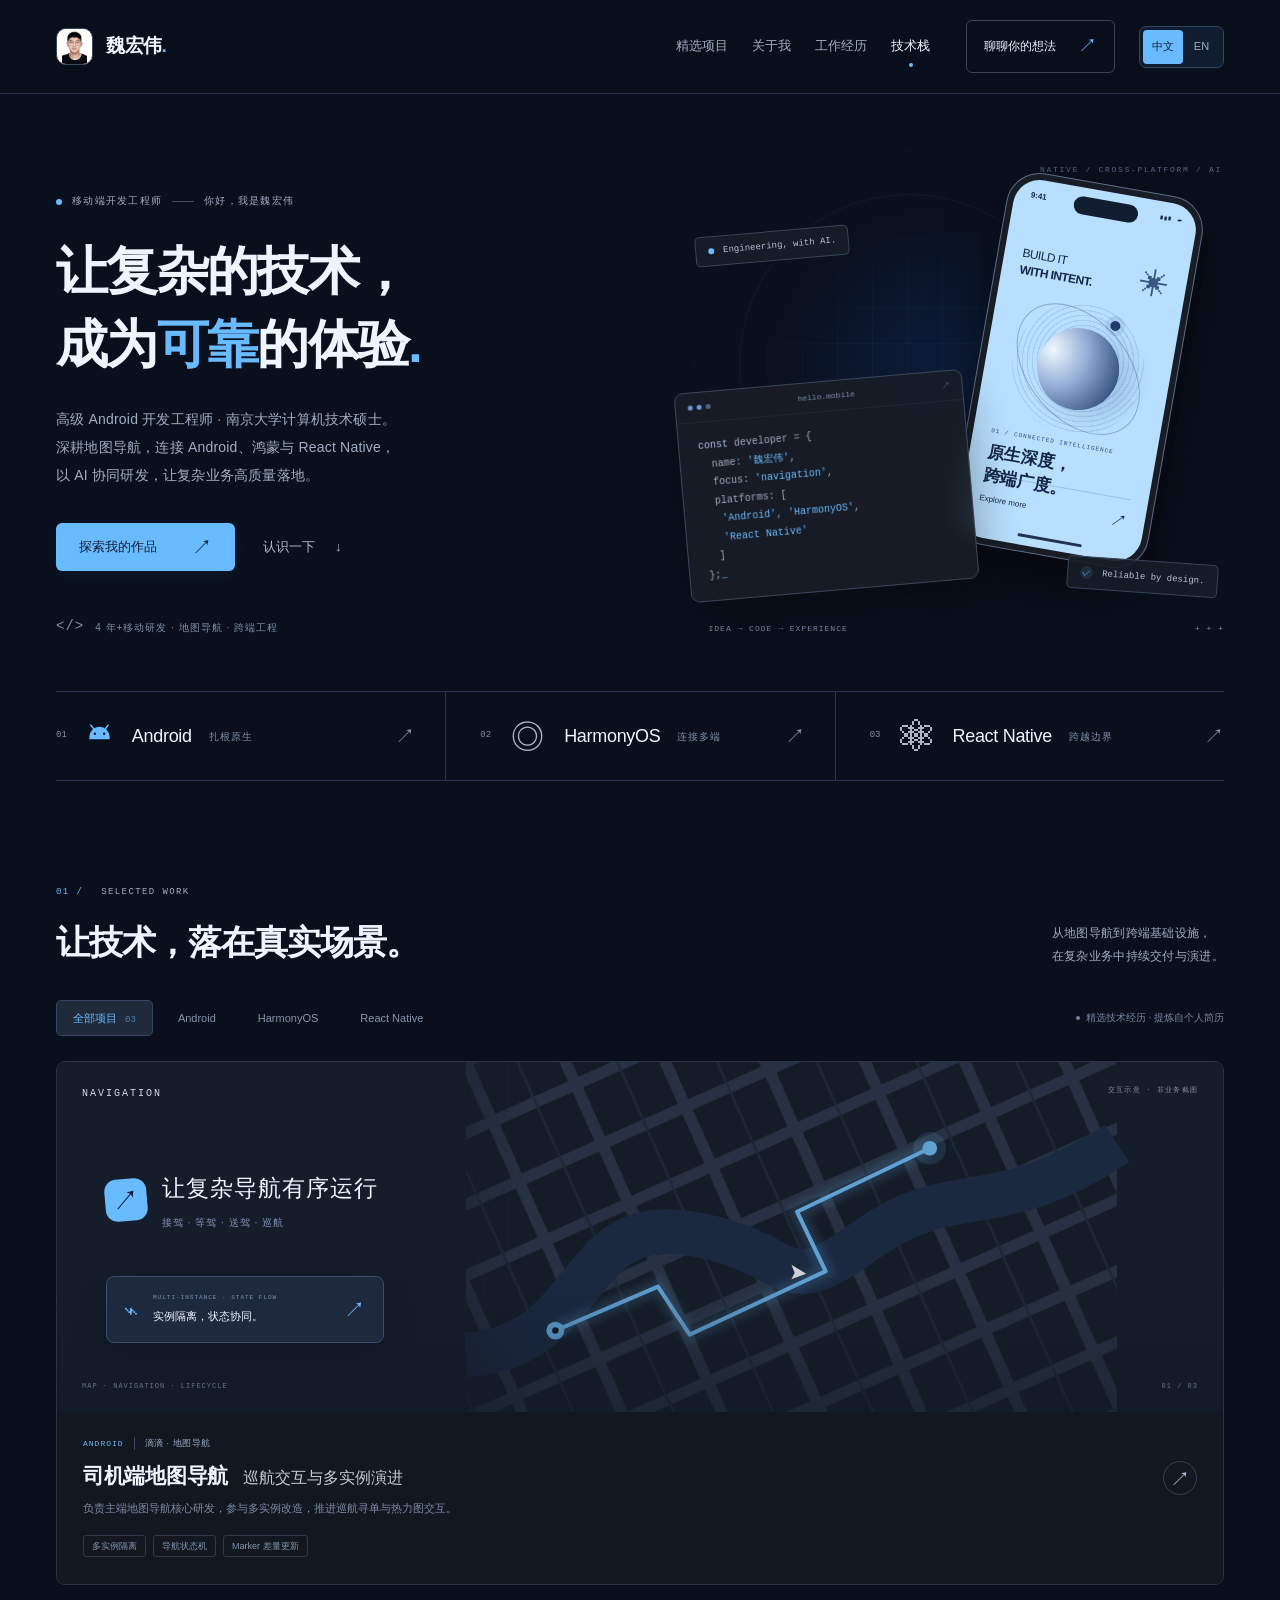
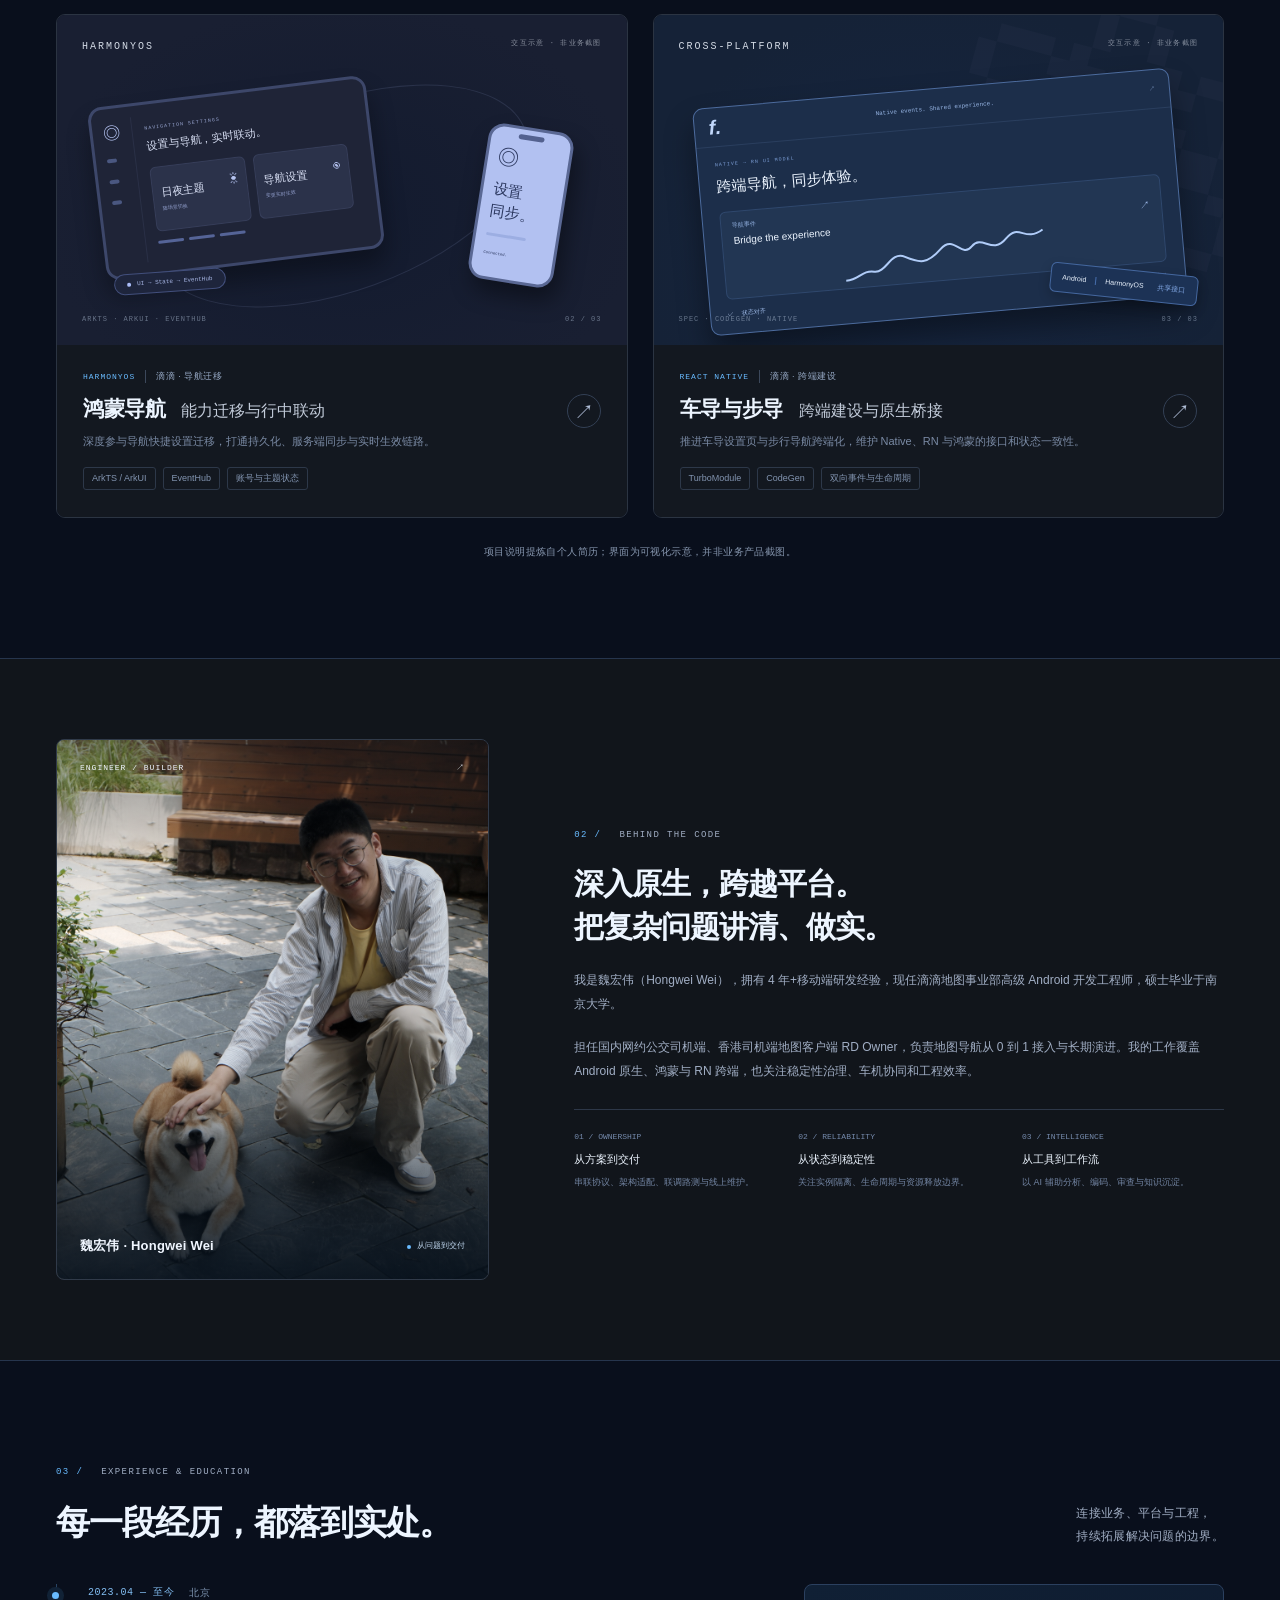
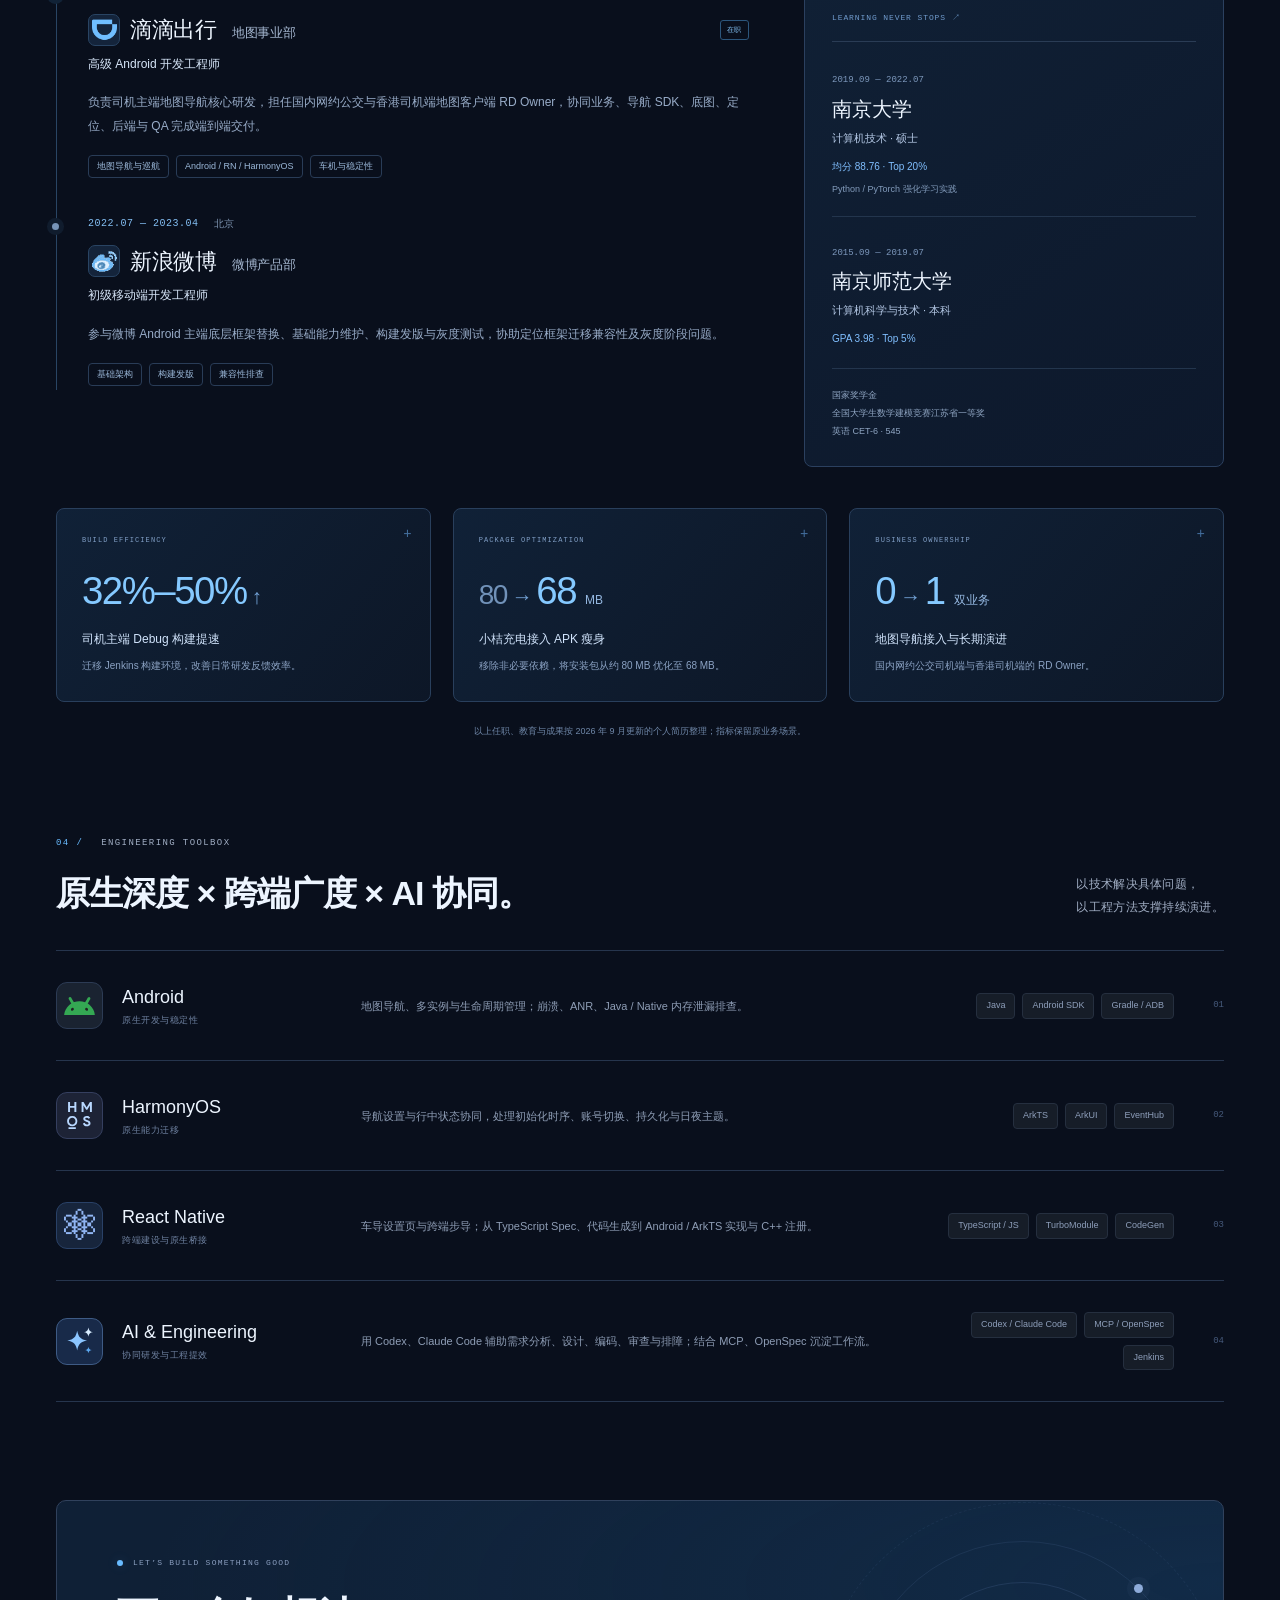
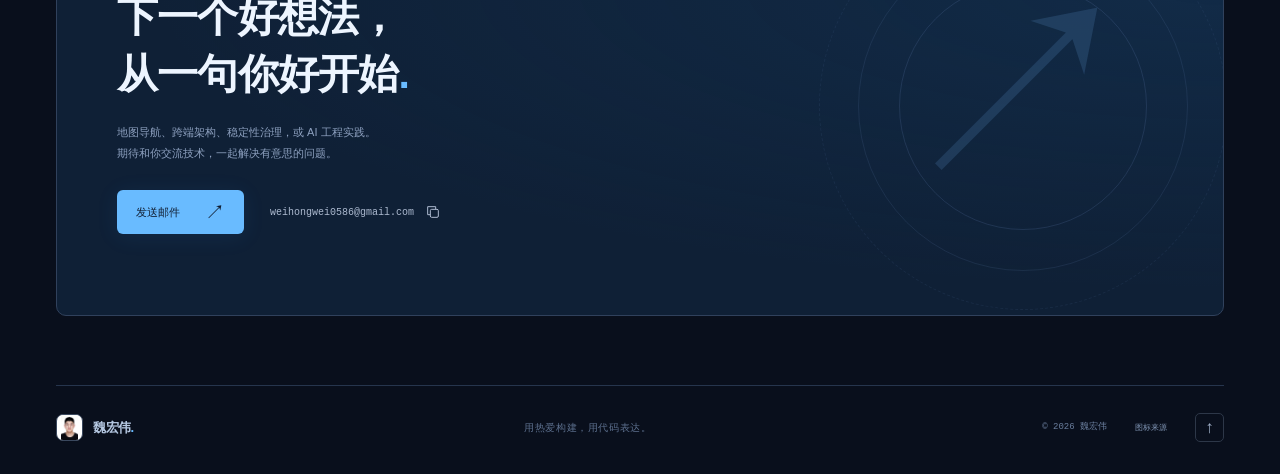
<file: index.html>
<!DOCTYPE html>
<html lang="zh-CN">
<head>
  <meta charset="UTF-8">
  <meta name="viewport" content="width=device-width, initial-scale=1.0">
  <meta name="theme-color" content="#090f1c">
  <meta name="description" content="魏宏伟（Hongwei Wei）的个人作品集。高级 Android 开发工程师，专注地图导航、HarmonyOS、React Native 与 AI 协同研发。" data-i18n-content="page.description">
  <title data-i18n="page.title">魏宏伟 — Android · 跨端 · AI 工程实践</title>
  <link rel="icon" href="./favicon.svg" type="image/svg+xml">
  <link rel="stylesheet" href="./styles.css">
  <script src="./i18n.js" defer></script>
  <script src="./app.js" defer></script>
</head>
<body>
  <a class="skip-link" href="#main" data-i18n="skip">跳转到主要内容</a>
  <header class="header">
    <div class="container header-inner">
      <a class="brand" href="#home" aria-label="魏宏伟，返回首页" data-i18n-aria-label="aria.home"><span class="brand-mark brand-avatar"><img src="./assets/hongwei-wei-avatar.jpg" alt="" width="37" height="37" decoding="async"></span><span><span data-i18n="person.name">魏宏伟</span><span class="brand-dot">.</span></span></a>
      <nav class="nav" id="navigation" aria-label="主导航" data-i18n-aria-label="aria.navigation">
        <a class="nav-link active" href="#projects" data-i18n="nav.projects">精选项目</a>
        <a class="nav-link" href="#about" data-i18n="nav.about">关于我</a>
        <a class="nav-link" href="#experience" data-i18n="nav.experience">工作经历</a>
        <a class="nav-link" href="#expertise" data-i18n="nav.expertise">技术栈</a>
        <a class="nav-contact" href="#contact" data-i18n="nav.contact">聊聊你的想法 <span aria-hidden="true">↗</span></a>
      </nav>
      <div class="header-controls">
        <div class="language-switch" role="group" aria-label="选择语言 / Language" data-i18n-aria-label="language.label">
          <button type="button" data-language="zh" lang="zh-CN" aria-pressed="true">中文</button>
          <button type="button" data-language="en" lang="en" aria-pressed="false">EN</button>
        </div>
        <button class="menu-toggle" aria-label="展开导航" aria-expanded="false" aria-controls="navigation"><span></span><span></span></button>
      </div>
    </div>
  </header>

  <main id="main">
    <section class="hero container" id="home" aria-labelledby="hero-title">
      <div class="hero-copy">
        <div class="eyebrow"><span class="status-dot"></span> <span data-i18n="hero.role">移动端开发工程师</span> <span class="eyebrow-line"></span> <span data-i18n="hero.greeting">你好，我是魏宏伟</span></div>
        <h1 id="hero-title" data-i18n="hero.title">让复杂的技术，<br>成为<span class="accent">可靠</span>的体验<span class="title-period">.</span></h1>
        <p class="hero-description" data-i18n="hero.description">高级 Android 开发工程师 · 南京大学计算机技术硕士。<br>深耕地图导航，连接 Android、鸿蒙与 React Native，<br>以 AI 协同研发，让复杂业务高质量落地。</p>
        <div class="hero-actions"><a class="button button-primary" href="#projects" data-i18n="hero.work">探索我的作品 <span aria-hidden="true">↗</span></a><a class="text-link" href="#about" data-i18n="hero.about">认识一下 <span aria-hidden="true">↓</span></a></div>
        <div class="hero-caption"><span class="mono">&lt;/&gt;</span><span data-i18n="hero.caption">4 年+移动研发 · 地图导航 · 跨端工程</span></div>
      </div>
      <div class="hero-art" aria-label="移动开发概念视觉：手机界面、代码与三个技术平台" data-i18n-aria-label="aria.hero">
        <div class="art-grid"></div><div class="orbit orbit-one"></div><div class="orbit orbit-two"></div>
        <div class="art-coord mono">NATIVE / CROSS-PLATFORM / AI</div>
        <div class="floating-tag tag-native"><span class="small-dot"></span> Engineering, with AI.</div>
        <div class="phone hero-phone" aria-hidden="true">
          <div class="phone-screen"><div class="phone-status"><span>9:41</span><span>▮▮▮ &nbsp; ▰</span></div><div class="phone-island"></div>
            <div class="phone-heading"><span>BUILD IT<br><strong>WITH INTENT.</strong></span><span class="phone-star">✳</span></div>
            <div class="phone-orb"><div class="orb-rim"></div><div class="orb-core"></div><span class="orb-point"></span></div>
            <div class="phone-copy"><span class="mono">01 / CONNECTED INTELLIGENCE</span><p data-i18n="phone.copy">原生深度，<br>跨端广度。</p></div>
            <div class="phone-bottom"><span>Explore more</span><span>↗</span></div><div class="home-indicator"></div>
          </div>
        </div>
        <div class="code-window" aria-hidden="true"><div class="code-bar"><div><i></i><i></i><i></i></div><span>hello.mobile</span><span>↗</span></div><code><span class="code-purple">const</span> developer = {<br>&nbsp; name: <span class="code-blue">'<span data-i18n="person.name">魏宏伟</span>'</span>,<br>&nbsp; focus: <span class="code-blue">'navigation'</span>,<br>&nbsp; platforms: [<br>&nbsp;&nbsp; <span class="code-blue">'Android'</span>, <span class="code-blue">'HarmonyOS'</span>,<br>&nbsp;&nbsp; <span class="code-blue">'React Native'</span><br>&nbsp; ]<br>};<span class="cursor">_</span></code></div>
        <div class="floating-tag tag-build"><span class="build-icon">✓</span> Reliable by design.</div>
        <div class="art-bottom mono"><span>IDEA → CODE → EXPERIENCE</span><span>+ + +</span></div>
      </div>
      <div class="platform-strip"><a href="#expertise"><span class="platform-index mono">01</span><span class="platform-symbol android-symbol" aria-hidden="true"><svg width="25" height="25" viewBox="0 0 32 32" fill="none"><path d="m8 8-3-4m19 4 3-4" stroke="currentColor" stroke-width="2" stroke-linecap="round"/><path d="M3 19a13 13 0 0 1 26 0v3H3Z" fill="currentColor"/><circle cx="10" cy="15" r="1.5" fill="#090f1c"/><circle cx="22" cy="15" r="1.5" fill="#090f1c"/></svg></span><span>Android<span class="platform-sub" data-i18n="platform.android">扎根原生</span></span><span class="strip-arrow">↗</span></a><a href="#expertise"><span class="platform-index mono">02</span><span class="platform-symbol harmony-symbol">◎</span><span>HarmonyOS<span class="platform-sub" data-i18n="platform.harmony">连接多端</span></span><span class="strip-arrow">↗</span></a><a href="#expertise"><span class="platform-index mono">03</span><span class="platform-symbol react-symbol">⚛</span><span>React Native<span class="platform-sub" data-i18n="platform.react">跨越边界</span></span><span class="strip-arrow">↗</span></a></div>
    </section>

    <section class="section container" id="projects" aria-labelledby="projects-title">
      <div class="section-heading"><div><div class="eyebrow section-label"><span class="mono">01 /</span> SELECTED WORK</div><h2 id="projects-title" data-i18n="projects.title">让技术，落在真实场景。</h2></div><p class="section-intro" data-i18n="projects.intro">从地图导航到跨端基础设施，<br>在复杂业务中持续交付与演进。</p></div>
      <div class="project-toolbar"><div class="filters" role="group" aria-label="按技术方向筛选项目" data-i18n-aria-label="aria.filter"><button class="filter active" data-filter="all" aria-pressed="true" data-i18n="projects.all">全部项目 <span>03</span></button><button class="filter" data-filter="android" aria-pressed="false">Android</button><button class="filter" data-filter="harmony" aria-pressed="false">HarmonyOS</button><button class="filter" data-filter="react" aria-pressed="false">React Native</button></div><span class="example-note" data-i18n="projects.note"><span></span> 精选技术经历 · 提炼自个人简历</span></div>
      <p class="sr-only" id="filter-status" role="status" aria-live="polite">显示全部 3 个项目方向</p>
      <div class="projects-grid">
        <article class="project-card project-featured" data-category="android">
          <button class="project-open" data-project="android" aria-label="查看司机端地图导航项目详情" data-i18n-aria-label="aria.android">
            <div class="project-visual map-visual" aria-hidden="true"><div class="visual-label mono">NAVIGATION <span data-i18n="projects.mockup">交互示意 · 非业务截图</span></div>
              <svg class="map-graphic" viewBox="0 0 800 430" fill="none"><defs><pattern id="mapgrid" width="112" height="80" patternUnits="userSpaceOnUse" patternTransform="rotate(-24)"><rect width="112" height="80" fill="#151d29"/><path d="M0 0H112V80H0Z" stroke="#2d384a" stroke-width="14"/><path d="M58 0V80" stroke="#212b3b" stroke-width="3"/></pattern><filter id="routeglow"><feGaussianBlur stdDeviation="5"/></filter></defs><rect width="800" height="430" fill="url(#mapgrid)"/><path d="M0 360C155 350 130 190 270 210S380 300 490 220 650 200 800 100" stroke="#1c2c46" stroke-width="55"/><path d="M110 330L236 276 275 335 442 257 407 184 570 106" stroke="#74c3ff" opacity=".2" stroke-width="18" filter="url(#routeglow)"/><path d="M110 330L236 276 275 335 442 257 407 184 570 106" stroke="#74c3ff" stroke-width="5" stroke-linecap="round" stroke-linejoin="round"/><circle cx="110" cy="330" r="11" fill="#74c3ff"/><circle cx="110" cy="330" r="4" fill="#151d29"/><circle cx="570" cy="106" r="20" fill="#74c3ff" opacity=".15"/><circle cx="570" cy="106" r="9" fill="#74c3ff"/><path d="M400 249L418 260 400 267 404 259Z" fill="white"/></svg>
              <div class="map-badge"><span>↗</span><div><strong data-i18n="android.visual.title">让复杂导航有序运行</strong><small data-i18n="android.visual.stages">接驾 · 等驾 · 送驾 · 巡航</small></div></div>
              <div class="route-card"><span class="route-icon">⌁</span><div><span class="mono">MULTI-INSTANCE · STATE FLOW</span><strong data-i18n="android.visual.state">实例隔离，状态协同。</strong></div><span>↗</span></div>
              <div class="visual-footer mono"><span>MAP · NAVIGATION · LIFECYCLE</span><span>01 / 03</span></div>
            </div>
            <div class="project-info"><div><div class="project-meta"><span>ANDROID</span><span data-i18n="android.meta">滴滴 · 地图导航</span></div><h3 data-i18n="android.title">司机端地图导航 <span>巡航交互与多实例演进</span></h3><p data-i18n="android.summary">负责主端地图导航核心研发，参与多实例改造，推进巡航寻单与热力图交互。</p><div class="tags"><span data-i18n="android.tag.instances">多实例隔离</span><span data-i18n="android.tag.state">导航状态机</span><span data-i18n="android.tag.markers">Marker 差量更新</span></div></div><span class="project-arrow" aria-hidden="true">↗</span></div>
          </button>
        </article>
        <article class="project-card" data-category="harmony">
          <button class="project-open" data-project="harmony" aria-label="查看 HarmonyOS 导航能力迁移项目详情" data-i18n-aria-label="aria.harmony">
            <div class="project-visual harmony-visual" aria-hidden="true"><div class="visual-label mono">HARMONYOS <span data-i18n="projects.mockup">交互示意 · 非业务截图</span></div><div class="device-orbit"></div><div class="device-tablet"><div class="tablet-sidebar"><span>◎</span><i></i><i></i><i></i></div><div class="tablet-main"><small>NAVIGATION SETTINGS</small><strong data-i18n="harmony.visual.title">设置与导航，实时联动。</strong><div class="tablet-tiles"><div><span>☀</span><b data-i18n="harmony.visual.theme">日夜主题</b><small data-i18n="harmony.visual.context">随场景切换</small></div><div><span>◉</span><b data-i18n="harmony.visual.settings">导航设置</b><small data-i18n="harmony.visual.instant">变更实时生效</small></div></div><div class="tablet-bottom"><span></span><span></span><span></span></div></div></div><div class="device-mini"><span class="mini-island"></span><span class="mini-mark">◎</span><b data-i18n="harmony.visual.sync">设置<br>同步。</b><div class="mini-line"></div><span class="mini-caption">Connected.</span></div><div class="connection-pill"><span class="small-dot"></span> UI → State → EventHub</div><div class="visual-footer mono"><span>ARKTS · ARKUI · EVENTHUB</span><span>02 / 03</span></div></div>
            <div class="project-info"><div><div class="project-meta"><span>HARMONYOS</span><span data-i18n="harmony.meta">滴滴 · 导航迁移</span></div><h3 data-i18n="harmony.title">鸿蒙导航 <span>能力迁移与行中联动</span></h3><p data-i18n="harmony.summary">深度参与导航快捷设置迁移，打通持久化、服务端同步与实时生效链路。</p><div class="tags"><span>ArkTS / ArkUI</span><span>EventHub</span><span data-i18n="harmony.tag">账号与主题状态</span></div></div><span class="project-arrow" aria-hidden="true">↗</span></div>
          </button>
        </article>
        <article class="project-card" data-category="react">
          <button class="project-open" data-project="react" aria-label="查看 React Native 车导与步导跨端项目详情" data-i18n-aria-label="aria.react">
            <div class="project-visual react-visual" aria-hidden="true"><div class="visual-label mono">CROSS-PLATFORM <span data-i18n="projects.mockup">交互示意 · 非业务截图</span></div><span class="react-background">⚛</span><div class="flow-window"><div class="flow-bar"><span class="flow-logo">f.</span><span>Native events. Shared experience.</span><span>↗</span></div><div class="flow-body"><div class="flow-greeting"><small>NATIVE → RN UI MODEL</small><strong data-i18n="react.visual.title">跨端导航，同步体验。</strong></div><div class="flow-chart"><div><small data-i18n="react.visual.events">导航事件</small><b>Bridge the experience <span>↗</span></b></div><svg viewBox="0 0 300 60"><path d="M0 53C20 53 25 39 43 43S70 14 91 25 123 39 145 18 175 35 192 18 222 34 244 11 271 20 300 2" fill="none" stroke="#b0ccf8" stroke-width="3"/></svg></div><div class="flow-items"><span data-i18n="react.visual.state"><i>✓</i> 状态对齐</span><span data-i18n="react.visual.bidirectional"><i>↗</i> 双向事件</span></div></div></div><div class="platform-pill"><span>Android</span><i></i><span>HarmonyOS</span><b data-i18n="react.visual.interfaces">共享接口</b></div><div class="visual-footer mono"><span>SPEC · CODEGEN · NATIVE</span><span>03 / 03</span></div></div>
            <div class="project-info"><div><div class="project-meta"><span>REACT NATIVE</span><span data-i18n="react.meta">滴滴 · 跨端建设</span></div><h3 data-i18n="react.title">车导与步导 <span>跨端建设与原生桥接</span></h3><p data-i18n="react.summary">推进车导设置页与步行导航跨端化，维护 Native、RN 与鸿蒙的接口和状态一致性。</p><div class="tags"><span>TurboModule</span><span>CodeGen</span><span data-i18n="react.tag">双向事件与生命周期</span></div></div><span class="project-arrow" aria-hidden="true">↗</span></div>
          </button>
        </article>
      </div>
      <p class="projects-footnote" data-i18n="projects.footnote">项目说明提炼自个人简历；界面为可视化示意，并非业务产品截图。</p>
    </section>

    <section class="about-section" id="about" aria-labelledby="about-title">
      <div class="container about-grid">
        <figure class="about-art"><img class="about-portrait" src="./assets/hongwei-wei.jpg" width="2080" height="3120" alt="魏宏伟与小狗在户外的合影" data-i18n-alt="about.photoAlt" loading="lazy" decoding="async"><div class="about-art-top mono" aria-hidden="true"><span>ENGINEER / BUILDER</span><span>↗</span></div><figcaption class="about-art-bottom"><span data-i18n="about.name">魏宏伟 · Hongwei Wei</span><span data-i18n="about.art"><i class="small-dot"></i> 从问题到交付</span></figcaption></figure>
        <div class="about-copy"><div class="eyebrow section-label"><span class="mono">02 /</span> BEHIND THE CODE</div><h2 id="about-title" data-i18n="about.title">深入原生，跨越平台。<br>把复杂问题讲清、做实。</h2><p data-i18n="about.intro">我是魏宏伟（Hongwei Wei），拥有 4 年+移动端研发经验，现任滴滴地图事业部高级 Android 开发工程师，硕士毕业于南京大学。</p><p data-i18n="about.scope">担任国内网约公交司机端、香港司机端地图客户端 RD Owner，负责地图导航从 0 到 1 接入与长期演进。我的工作覆盖 Android 原生、鸿蒙与 RN 跨端，也关注稳定性治理、车机协同和工程效率。</p><div class="principles"><div><span>01 / OWNERSHIP</span><strong data-i18n="principle.ownership.title">从方案到交付</strong><p data-i18n="principle.ownership.body">串联协议、架构适配、联调路测与线上维护。</p></div><div><span>02 / RELIABILITY</span><strong data-i18n="principle.reliability.title">从状态到稳定性</strong><p data-i18n="principle.reliability.body">关注实例隔离、生命周期与资源释放边界。</p></div><div><span>03 / INTELLIGENCE</span><strong data-i18n="principle.intelligence.title">从工具到工作流</strong><p data-i18n="principle.intelligence.body">以 AI 辅助分析、编码、审查与知识沉淀。</p></div></div></div>
      </div>
    </section>

    <section class="section container experience-section" id="experience" aria-labelledby="experience-title">
      <div class="section-heading"><div><div class="eyebrow section-label"><span class="mono">03 /</span> EXPERIENCE & EDUCATION</div><h2 id="experience-title" data-i18n="experience.title">每一段经历，都落到实处。</h2></div><p class="section-intro" data-i18n="experience.intro">连接业务、平台与工程，<br>持续拓展解决问题的边界。</p></div>
      <div class="experience-layout">
        <div class="career-timeline">
          <article class="career-entry"><div class="career-time mono" data-i18n="career.didi.time">2023.04 — 至今<span>北京</span></div><div class="career-content"><div class="career-company"><div class="company-identity"><span class="company-logo"><img src="./assets/didi-logo-blue.png" alt="" width="28" height="28" loading="lazy" decoding="async"></span><h3 data-i18n="career.didi.company">滴滴出行 <span>地图事业部</span></h3></div><span class="current-role" data-i18n="career.current">在职</span></div><p class="career-role" data-i18n="career.didi.role">高级 Android 开发工程师</p><p data-i18n="career.didi.body">负责司机主端地图导航核心研发，担任国内网约公交与香港司机端地图客户端 RD Owner，协同业务、导航 SDK、底图、定位、后端与 QA 完成端到端交付。</p><div class="career-focus"><span data-i18n="career.didi.navigation">地图导航与巡航</span><span>Android / RN / HarmonyOS</span><span data-i18n="career.didi.vehicle">车机与稳定性</span></div></div></article>
          <article class="career-entry"><div class="career-time mono" data-i18n="career.weibo.time">2022.07 — 2023.04<span>北京</span></div><div class="career-content"><div class="career-company"><div class="company-identity"><span class="company-logo"><img src="./assets/weibo-logo-blue.png" alt="" width="28" height="28" loading="lazy" decoding="async"></span><h3 data-i18n="career.weibo.company">新浪微博 <span>微博产品部</span></h3></div></div><p class="career-role" data-i18n="career.weibo.role">初级移动端开发工程师</p><p data-i18n="career.weibo.body">参与微博 Android 主端底层框架替换、基础能力维护、构建发版与灰度测试，协助定位框架迁移兼容性及灰度阶段问题。</p><div class="career-focus"><span data-i18n="career.weibo.infrastructure">基础架构</span><span data-i18n="career.weibo.release">构建发版</span><span data-i18n="career.weibo.compatibility">兼容性排查</span></div></div></article>
        </div>
        <aside class="education-panel" aria-label="教育背景" data-i18n-aria-label="aria.education"><div class="education-label mono">LEARNING NEVER STOPS ↗</div><article><span class="education-year mono">2019.09 — 2022.07</span><h3 data-i18n="education.nju.name">南京大学</h3><p data-i18n="education.nju.degree">计算机技术 · 硕士</p><div class="education-detail" data-i18n="education.nju.grade">均分 88.76 · Top 20%</div><small data-i18n="education.nju.practice">Python / PyTorch 强化学习实践</small></article><article><span class="education-year mono">2015.09 — 2019.07</span><h3 data-i18n="education.nnu.name">南京师范大学</h3><p data-i18n="education.nnu.degree">计算机科学与技术 · 本科</p><div class="education-detail">GPA 3.98 · Top 5%</div></article><div class="education-honors" data-i18n="education.honors">国家奖学金<br>全国大学生数学建模竞赛江苏省一等奖<br>英语 CET-6 · 545</div></aside>
      </div>
      <div class="impact-grid" aria-label="工程成果" data-i18n-aria-label="aria.impact"><article><span class="impact-label mono">BUILD EFFICIENCY</span><strong>32%–50%<span>↑</span></strong><h3 data-i18n="impact.build.title">司机主端 Debug 构建提速</h3><p data-i18n="impact.build.body">迁移 Jenkins 构建环境，改善日常研发反馈效率。</p></article><article><span class="impact-label mono">PACKAGE OPTIMIZATION</span><strong><span class="impact-from">80</span><span class="impact-to">→</span>68<span class="impact-unit">MB</span></strong><h3 data-i18n="impact.apk.title">小桔充电接入 APK 瘦身</h3><p data-i18n="impact.apk.body">移除非必要依赖，将安装包从约 80 MB 优化至 68 MB。</p></article><article><span class="impact-label mono">BUSINESS OWNERSHIP</span><strong>0<span class="impact-to">→</span>1<span class="impact-unit" data-i18n="impact.ownership.unit">双业务</span></strong><h3 data-i18n="impact.ownership.title">地图导航接入与长期演进</h3><p data-i18n="impact.ownership.body">国内网约公交司机端与香港司机端的 RD Owner。</p></article></div>
      <p class="section-source-note" data-i18n="experience.source">以上任职、教育与成果按 2026 年 9 月更新的个人简历整理；指标保留原业务场景。</p>
    </section>

    <section class="section container expertise-section" id="expertise" aria-labelledby="expertise-title">
      <div class="section-heading"><div><div class="eyebrow section-label"><span class="mono">04 /</span> ENGINEERING TOOLBOX</div><h2 id="expertise-title" data-i18n="expertise.title">原生深度 × 跨端广度 × AI 协同。</h2></div><p class="section-intro" data-i18n="expertise.intro">以技术解决具体问题，<br>以工程方法支撑持续演进。</p></div>
      <div class="expertise-list">
        <div class="expertise-row"><div class="expertise-name"><span class="expertise-icon android" aria-hidden="true"><img src="./assets/android.svg" width="31" height="31" alt=""></span><h3>Android<span data-i18n="expertise.android.title">原生开发与稳定性</span></h3></div><p data-i18n="expertise.android.body">地图导航、多实例与生命周期管理；崩溃、ANR、Java / Native 内存泄漏排查。</p><div class="expertise-tags"><span>Java</span><span>Android SDK</span><span>Gradle / ADB</span></div><span class="expertise-index mono">01</span></div>
        <div class="expertise-row"><div class="expertise-name"><span class="expertise-icon harmony" aria-hidden="true"><img src="./assets/harmonyos.svg" width="27" height="27" alt=""></span><h3>HarmonyOS<span data-i18n="expertise.harmony.title">原生能力迁移</span></h3></div><p data-i18n="expertise.harmony.body">导航设置与行中状态协同，处理初始化时序、账号切换、持久化与日夜主题。</p><div class="expertise-tags"><span>ArkTS</span><span>ArkUI</span><span>EventHub</span></div><span class="expertise-index mono">02</span></div>
        <div class="expertise-row"><div class="expertise-name"><span class="expertise-icon react">⚛</span><h3>React Native<span data-i18n="expertise.react.title">跨端建设与原生桥接</span></h3></div><p data-i18n="expertise.react.body">车导设置页与跨端步导；从 TypeScript Spec、代码生成到 Android / ArkTS 实现与 C++ 注册。</p><div class="expertise-tags"><span>TypeScript / JS</span><span>TurboModule</span><span>CodeGen</span></div><span class="expertise-index mono">03</span></div>
        <div class="expertise-row"><div class="expertise-name"><span class="expertise-icon ai" aria-hidden="true"><img src="./assets/ai-sparkles.svg" width="30" height="30" alt=""></span><h3>AI & Engineering<span data-i18n="expertise.ai.title">协同研发与工程提效</span></h3></div><p data-i18n="expertise.ai.body">用 Codex、Claude Code 辅助需求分析、设计、编码、审查与排障；结合 MCP、OpenSpec 沉淀工作流。</p><div class="expertise-tags"><span>Codex / Claude Code</span><span>MCP / OpenSpec</span><span>Jenkins</span></div><span class="expertise-index mono">04</span></div>
      </div>
    </section>

    <section class="contact-section container" id="contact" aria-labelledby="contact-title"><div class="contact-content"><div class="eyebrow"><span class="status-dot"></span> LET’S BUILD SOMETHING GOOD</div><h2 id="contact-title" data-i18n="contact.title">下一个好想法，<br>从一句你好开始<span>.</span></h2><p data-i18n="contact.body">地图导航、跨端架构、稳定性治理，或 AI 工程实践。<br>期待和你交流技术，一起解决有意思的问题。</p><div class="contact-actions"><a class="button button-primary" href="mailto:weihongwei0586@gmail.com" data-i18n="contact.email">发送邮件 <span aria-hidden="true">↗</span></a><button class="copy-email" id="copy-email"><span>weihongwei0586@gmail.com</span><svg width="16" height="16" viewBox="0 0 24 24" fill="none" stroke="currentColor" stroke-width="1.5" aria-hidden="true"><rect x="8" y="8" width="12" height="12" rx="2"/><path d="M16 8V4H4v12h4"/></svg><span class="sr-only" data-i18n="contact.copy">，复制邮箱地址</span></button></div><p class="copy-status" id="copy-status" role="status" aria-live="polite"></p></div><div class="contact-art" aria-hidden="true"><span>↗</span><i></i></div></section>
  </main>
  <footer class="container footer"><a class="brand" href="#home"><span class="brand-mark brand-avatar"><img src="./assets/hongwei-wei-avatar.jpg" alt="" width="27" height="27" decoding="async"></span><span><span data-i18n="person.name">魏宏伟</span><span class="brand-dot">.</span></span></a><span data-i18n="footer.tagline">用热爱构建，用代码表达。</span><div><span class="mono">© <span id="year">2026</span> <span data-i18n="person.name">魏宏伟</span></span><a class="icon-credits" href="./assets/icon-credits.txt" target="_blank" rel="noopener" data-i18n="footer.credits">图标来源</a><a class="back-top" href="#home" aria-label="返回顶部" data-i18n-aria-label="aria.top">↑</a></div></footer>

  <dialog id="project-dialog" aria-labelledby="dialog-title"><button class="dialog-close" aria-label="关闭项目详情" data-i18n-aria-label="aria.close">×</button><div class="dialog-eyebrow mono" id="dialog-platform"></div><div class="dialog-demo" data-i18n="dialog.badge">项目经历 · 简历提炼</div><h2 id="dialog-title"></h2><p class="dialog-summary" id="dialog-summary"></p><div class="dialog-content" id="dialog-content"></div><div class="dialog-footer"><p data-i18n="dialog.note">依据个人简历整理，区分负责、参与与推进的工作范围。页面插图仅作概念示意。</p><a href="mailto:weihongwei0586@gmail.com" data-i18n="dialog.contact">交流这个方向 <span>↗</span></a></div></dialog>
</body>
</html>
</file>
<file: styles.css>
@charset "UTF-8";
:root{--bg:#090f1c;--panel:#101c30;--surface:#15243b;--text:#edf5ff;--muted:#a1aec4;--subtle:#7f90aa;--accent:#69bbff;--line:#26354d;--mono:"SFMono-Regular",Consolas,"Liberation Mono",monospace;--sans:Inter,"Helvetica Neue","PingFang SC","Microsoft YaHei",Arial,sans-serif}
*{box-sizing:border-box}html{scroll-behavior:smooth;scroll-padding-top:100px}body{margin:0;background:var(--bg);color:var(--text);font:15px/1.7 var(--sans);-webkit-font-smoothing:antialiased}body.dialog-open{overflow:hidden}button,a{-webkit-tap-highlight-color:transparent}button,input{font:inherit}button{cursor:pointer}a{color:inherit;text-decoration:none}button{color:inherit}::selection{background:var(--accent);color:var(--bg)}:focus-visible{outline:2px solid var(--accent);outline-offset:5px}button:focus-visible{outline-offset:4px}h1,h2,h3,p{margin:0}h1,h2,h3{font-weight:600;line-height:1.25}button{border:0}.container{max-width:1296px;width:calc(100% - 112px);margin-inline:auto}.mono{font-family:var(--mono)}.accent{color:var(--accent)}.sr-only{position:absolute;width:1px;height:1px;padding:0;margin:-1px;overflow:hidden;clip:rect(0,0,0,0);white-space:nowrap;border:0}.skip-link{position:fixed;top:-80px;left:20px;z-index:100;background:var(--accent);color:var(--bg);padding:12px 20px;border-radius:4px}.skip-link:focus{top:12px}[hidden]{display:none!important}
.header{height:94px;position:sticky;top:0;z-index:20;border-bottom:1px solid var(--line);background:#090f1cee;backdrop-filter:blur(18px)}.header-inner{height:100%;display:flex;align-items:center;justify-content:space-between}.brand{display:inline-flex;align-items:center;gap:13px;font-weight:600;letter-spacing:-.5px;font-size:19px}.brand-mark{width:37px;height:37px;border:1px solid #3a485e;border-radius:10px;display:inline-flex;align-items:center;justify-content:center;color:var(--accent);font-size:27px;font-weight:600;line-height:1}.brand-mark span{color:var(--text);font-size:19px;align-self:flex-end;padding-bottom:7px}.brand-dot{color:var(--accent)}.nav{display:flex;align-items:center;gap:34px;font-size:13px}.nav-link{color:var(--muted);transition:color .2s;position:relative;padding-block:12px}.nav-link:hover,.nav-link.active{color:var(--text)}.nav-link.active:after{position:absolute;content:"";width:4px;height:4px;border-radius:50%;background:var(--accent);bottom:3px;left:calc(50% - 2px)}.nav-contact{border:1px solid #394558;padding:9px 17px;border-radius:6px;font-size:12px;margin-left:12px;display:flex;align-items:center;gap:22px;transition:background .2s}.nav-contact:hover{background:var(--surface)}.nav-contact span{color:var(--accent);font-size:19px}.menu-toggle{display:none}
.hero{overflow:clip;display:grid;grid-template-columns:minmax(0,1.1fr) minmax(0,1fr);position:relative;padding-top:75px;column-gap:12px}.hero-copy{min-width:0;padding-top:24px;z-index:2}.eyebrow{font-family:var(--mono);font-size:10px;letter-spacing:1.25px;color:var(--muted);display:flex;align-items:center;gap:10px;font-weight:400}.eyebrow-line{width:22px;height:1px;background:#3f4d63}.status-dot,.small-dot{display:inline-block;width:6px;height:6px;border-radius:50%;background:var(--accent);flex-shrink:0}.status-dot{box-shadow:0 0 12px #69bbff33}.hero h1{font-size:clamp(40px,4.35vw,64px);font-weight:600;line-height:1.4;letter-spacing:-2px;margin-top:25px;white-space:nowrap}.title-period{color:var(--accent)}.hero-description{color:var(--muted);font-size:15px;line-height:2.1;margin-top:25px;letter-spacing:.2px}.hero-actions{display:flex;gap:28px;align-items:center;margin-top:34px}.button{padding:13px 23px;border-radius:6px;display:inline-flex;justify-content:center;align-items:center;gap:35px;font-size:13px;font-weight:500;transition:transform .2s,background .2s}.button-primary{background:var(--accent);color:#111e32}.button-primary:hover{background:#a7daff;transform:translateY(-2px)}.button span{font-size:20px;line-height:1}.text-link{font-size:13px;display:flex;gap:20px;align-items:center;color:#b4bdcd}.text-link:hover{color:var(--accent)}.hero-caption{display:flex;align-items:center;gap:11px;font-size:10px;color:var(--subtle);margin-top:44px;letter-spacing:1px}.hero-caption .mono{font-size:14px}
.hero-art{height:473px;position:relative;isolation:isolate;overflow:visible;margin-top:-6px}.art-grid{position:absolute;inset:5px -12px 0;background-image:linear-gradient(#7ca0da0a 1px,transparent 1px),linear-gradient(90deg,#7ca0da0a 1px,transparent 1px);background-size:35px 35px;mask-image:radial-gradient(ellipse at center,#000 20%,transparent 70%)}.hero-art:before{position:absolute;content:"";width:380px;height:380px;left:80px;top:30px;border-radius:50%;background:radial-gradient(circle,#1a325838,transparent 70%);z-index:-1}.orbit{position:absolute;border:1px solid #3f537329;border-radius:50%;left:65px;top:31px;width:340px;height:340px}.orbit-two{width:430px;height:430px;top:-13px;left:20px;border-style:dashed;opacity:.65}.art-coord{position:absolute;top:0;right:2px;color:#546786;font-size:8px;letter-spacing:1.7px}.art-bottom{position:absolute;bottom:0;left:35px;right:0;display:flex;justify-content:space-between;font-size:8px;color:var(--subtle);letter-spacing:1px}.phone{width:199px;height:377px;background:#171c25;border:1px solid #5b6c87;border-radius:34px;padding:6px;box-shadow:8px 14px 0 #070a10a3,0 25px 55px #0007}.hero-phone{position:absolute;top:19px;right:47px;transform:rotate(10deg)}.phone-screen{background:#b8dfff;border-radius:27px;height:100%;position:relative;overflow:hidden;color:#142643}.phone-island{position:absolute;top:9px;left:60px;width:65px;height:18px;background:#111d31;border-radius:20px}.phone-status{display:flex;justify-content:space-between;font-size:8px;padding:10px 16px;font-weight:600}.phone-heading{display:flex;align-items:center;justify-content:space-between;line-height:1.4;font-size:12px;padding:30px 18px 0;letter-spacing:-.5px}.phone-heading strong{font-weight:700}.phone-star{font-size:29px;color:#395684}.phone-orb{width:132px;height:132px;border-radius:50%;position:relative;margin:10px auto 5px;background:repeating-radial-gradient(ellipse at 55% 45%,#344e7922 0px,#344e7922 1px,transparent 1.5px,transparent 5px);transform:rotate(-25deg)}.orb-rim{position:absolute;inset:16px -9px;border-radius:50%;border:1px solid #4c648a70;transform:rotate(65deg)}.orb-core{position:absolute;inset:25px;border-radius:50%;background:radial-gradient(at 27% 19%,#eff8ff,#94add6 40%,#274371 89%);box-shadow:12px 12px 20px #1f396425}.orb-point{position:absolute;top:29px;right:14px;width:10px;height:10px;background:#203c69;border-radius:50%;box-shadow:0 0 0 5px #203c691a}.phone-copy{padding:0 18px}.phone-copy .mono{display:block;font-size:6px;line-height:1.5;letter-spacing:1px;opacity:.8}.phone-copy p{font-size:17px;font-weight:600;line-height:1.4;margin-top:5px}.phone-bottom{position:absolute;bottom:25px;left:18px;right:18px;display:flex;justify-content:space-between;align-items:center;font-size:8px;border-top:1px solid #1930562d;padding-top:9px}.phone-bottom span:last-child{font-size:17px}.home-indicator{position:absolute;height:3px;width:65px;bottom:8px;left:62px;background:#213351;border-radius:3px}.code-window{position:absolute;left:8px;top:218px;z-index:3;width:289px;background:#171c25eb;border:1px solid #3a465a;border-radius:9px;box-shadow:0 18px 45px #0005;transform:rotate(-5deg);backdrop-filter:blur(12px)}.code-bar{display:flex;align-items:center;justify-content:space-between;border-bottom:1px solid #ffffff0c;padding:9px 12px;font:8px var(--mono);color:#7c8eab}.code-bar div{display:flex;gap:4px}.code-bar i{width:5px;height:5px;border-radius:50%;background:#516483}.code-bar i:first-child{background:#6c93d3}.code-bar i:nth-child(2){background:#6e96d6}.code-window code{font-family:var(--mono);display:block;font-size:10px;line-height:1.85;padding:15px 19px;color:#9fabbf}.code-purple{color:#aebdee}.code-blue{color:var(--accent)}.cursor{color:var(--accent)}.floating-tag{position:absolute;background:#161d28e8;border:1px solid #37445a;border-radius:5px;font:9px var(--mono);padding:9px 12px;color:#b4c2d7;display:flex;gap:9px;align-items:center;z-index:4}.tag-native{top:68px;left:21px;transform:rotate(-5deg)}.tag-build{bottom:43px;right:6px;transform:rotate(4deg)}.build-icon{width:13px;height:13px;background:#69bbff1c;color:var(--accent);display:inline-flex;align-items:center;justify-content:center;border-radius:50%}
.platform-strip{grid-column:1/-1;display:grid;grid-template-columns:repeat(3,1fr);border-top:1px solid var(--line);border-bottom:1px solid var(--line);margin-top:52px}.platform-strip>a{display:flex;align-items:center;gap:20px;padding:27px 0;position:relative;transition:background .2s}.platform-strip>a+a{padding-left:34px;border-left:1px solid var(--line)}.platform-index{font-size:9px;color:var(--subtle)}.platform-symbol{font-size:25px;color:#acb6c7;font-weight:400}.android-symbol{font-size:25px;line-height:1;color:var(--accent)}.harmony-symbol{font-size:33px;line-height:1}.react-symbol{font-size:32px;line-height:1}.platform-strip>a>span:nth-child(3){font-size:18px;letter-spacing:-.3px;font-weight:500;display:flex;align-items:center;gap:17px}.platform-sub{font-size:10px;color:var(--subtle);letter-spacing:1px;font-weight:400}.strip-arrow{margin-left:auto;color:var(--subtle);padding-right:30px;font-size:20px}.platform-strip>a:last-child .strip-arrow{padding-right:0}.platform-strip>a:hover .strip-arrow{color:var(--accent)}
.section{padding-top:104px;padding-bottom:98px}.section-heading{display:flex;justify-content:space-between;align-items:flex-end;gap:25px;margin-bottom:32px}.section-label{font-size:9px;letter-spacing:1.4px;margin-bottom:18px}.section-label .mono{color:var(--accent);margin-right:8px}h2{font-size:34px;letter-spacing:-1px;line-height:1.45}.section-intro{font-size:12px;color:var(--muted);line-height:1.9;letter-spacing:.3px}.project-toolbar{display:flex;align-items:center;justify-content:space-between;gap:20px;margin-bottom:25px}.filters{display:flex;gap:8px;align-items:center}.filter{padding:8px 16px;border:1px solid transparent;border-radius:5px;color:#8594ab;background:transparent;font-size:11px;transition:background .2s,color .2s}.filter:hover{color:var(--text);background:var(--panel)}.filter.active{background:#1f2a3b;color:var(--accent);border-color:#354662}.filter span{font:9px var(--mono);margin-left:5px;opacity:.6}.example-note{font-size:10px;color:#7a8aa4;display:flex;gap:6px;align-items:center}.example-note>span{height:4px;width:4px;background:#7184a3;border-radius:50%}.projects-grid{display:grid;grid-template-columns:repeat(2,minmax(0,1fr));gap:29px 25px}.project-card{min-width:0}.project-featured{grid-column:1/-1}.project-open{background:transparent;width:100%;padding:0;text-align:left;display:block;border-radius:9px;overflow:hidden;border:1px solid #2b3442;transition:border-color .2s}.project-open:hover{border-color:#52688a}.project-visual{height:330px;position:relative;overflow:hidden;background:#1b232f}.visual-label{position:absolute;top:23px;left:25px;right:25px;display:flex;justify-content:space-between;font-size:10px;letter-spacing:2px;z-index:3;color:#d3dae5}.visual-label span{font-size:7px;letter-spacing:1.2px;opacity:.6}.visual-footer{position:absolute;bottom:19px;left:25px;right:25px;display:flex;justify-content:space-between;color:#aab9d08c;font-size:7px;letter-spacing:1px;z-index:3}.map-visual{height:350px;background:#151d2a}.map-graphic{width:74%;height:100%;position:absolute;right:0;object-fit:cover;opacity:.8;mask-image:linear-gradient(to right,transparent,#000 20%)}.map-visual:after{content:"";position:absolute;inset:0;background:linear-gradient(0deg,#10182470,transparent 40%);pointer-events:none}.map-badge{position:absolute;top:107px;left:48px;display:flex;align-items:center;gap:15px;z-index:2}.map-badge>span{width:42px;height:42px;border-radius:12px;display:grid;place-items:center;color:#0f1e37;background:var(--accent);font-size:27px;transform:rotate(-5deg)}.map-badge strong{font-size:24px;font-weight:500;display:block;letter-spacing:1px}.map-badge small{font-size:10px;display:block;margin-top:6px;color:#7e94b6;letter-spacing:1px}.route-card{position:absolute;bottom:69px;left:49px;display:flex;align-items:center;gap:14px;padding:15px 18px;background:#1f2b3fed;border:1px solid #394e71;border-radius:8px;width:278px;z-index:3;box-shadow:0 10px 30px #0003}.route-icon{font-size:27px;color:var(--accent);line-height:1}.route-card .mono{font-size:6px;letter-spacing:1px;display:block;color:#7c91b2}.route-card strong{font-weight:500;font-size:11px;display:block;margin-top:4px}.route-card>span:last-child{margin-left:auto;color:var(--accent);font-size:21px}.project-info{padding:25px 26px 27px;display:flex;justify-content:space-between;gap:20px;align-items:flex-start;background:#131820}.project-meta{font:8px var(--mono);display:flex;align-items:center;gap:10px;color:var(--accent);letter-spacing:1px;margin-bottom:10px}.project-meta span+span{color:#6b7d9a;font:9px var(--sans);letter-spacing:.5px;border-left:1px solid #3c485b;padding-left:10px}.project-info h3{font-size:21px;letter-spacing:-.3px;line-height:1.5}.project-info h3>span{font-size:16px;font-weight:400;margin-left:10px;color:#c2cbd9;letter-spacing:0}.project-info p{color:#7a8aa4;font-size:11px;margin-top:7px;line-height:1.8}.tags{display:flex;gap:7px;flex-wrap:wrap;margin-top:16px}.tags span{font-size:9px;color:#8395b1;padding:3px 8px;border:1px solid #2d3849;border-radius:3px;line-height:1.6}.project-arrow{flex-shrink:0;border:1px solid #334055;border-radius:50%;width:34px;height:34px;display:grid;place-items:center;font-size:20px;color:#aebcd4;margin-top:24px;transition:background .2s,color .2s,transform .2s}.project-open:hover .project-arrow{background:var(--accent);color:var(--bg);transform:rotate(45deg)}.projects-footnote{text-align:center;font-size:10px;color:#657692;margin-top:25px;letter-spacing:.4px}.filtered .project-card{grid-column:1/-1}.filtered .project-visual{height:350px}.filtered .harmony-visual,.filtered .react-visual{max-width:none}.filtered .device-tablet{left:calc(50% - 180px)}.filtered .device-mini{left:calc(50% + 65px);right:auto}.filtered .flow-window{left:calc(50% - 172px);right:auto;width:344px}.filtered .platform-pill{left:calc(50% + 35px);right:auto}.filtered .connection-pill{left:calc(50% - 120px)}
.harmony-visual{background:radial-gradient(ellipse at 50% 60%,#37467536,#191f32 75%)}.device-orbit{position:absolute;width:390px;height:190px;top:86px;left:50%;margin-left:-195px;border:1px solid #b4c4f81f;transform:rotate(-20deg);border-radius:50%}.device-tablet{width:280px;height:174px;background:#1f2437;border:3px solid #3d476a;border-radius:14px;position:absolute;left:39px;top:76px;transform:rotate(-7deg);display:flex;box-shadow:0 16px 24px #0005;color:#d9e0f5;padding:11px}.tablet-sidebar{width:29px;flex-shrink:0;border-right:1px solid #525d8238;display:flex;align-items:flex-start;flex-direction:column;gap:17px;padding-top:5px}.tablet-sidebar>span{font-size:17px;color:#bac9f9;line-height:1}.tablet-sidebar i{height:4px;width:10px;background:#4a5780;border-radius:2px}.tablet-main{padding:10px 12px;width:100%}.tablet-main>small{font:5px var(--mono);color:#97a4cf;letter-spacing:1px;display:block}.tablet-main>strong{font-size:11px;font-weight:500;display:block;margin-top:5px}.tablet-tiles{display:grid;grid-template-columns:1fr 1fr;gap:8px;margin-top:12px}.tablet-tiles>div{height:65px;background:#97a9e51b;border:1px solid #97a9e519;border-radius:6px;padding:7px 8px}.tablet-tiles span{float:right;color:#b5c3f0}.tablet-tiles b{display:block;font-size:11px;font-weight:500;margin-top:9px}.tablet-tiles small{font-size:5px;color:#8e9bc8;display:block;margin-top:3px}.tablet-bottom{display:flex;gap:5px;margin-top:9px}.tablet-bottom span{height:3px;width:26px;border-radius:2px;background:#556497}.device-mini{width:86px;height:157px;border:3px solid #5a6894;border-radius:16px;position:absolute;right:63px;top:112px;background:#b2c1f1;transform:rotate(9deg);box-shadow:6px 12px 22px #0006;padding:19px 10px;color:#2b375e}.mini-island{position:absolute;width:26px;height:5px;left:27px;top:5px;background:#53618f;border-radius:4px}.mini-mark{font-size:21px;line-height:1}.device-mini b{display:block;font-size:15px;line-height:1.5;font-weight:500;margin-top:7px}.mini-line{width:40px;height:3px;background:#556bb33b;border-radius:3px;margin-top:10px}.mini-caption{font:4px var(--mono)}.connection-pill{position:absolute;left:57px;bottom:53px;background:#1e253c;border:1px solid #424f7c;padding:6px 12px;border-radius:30px;font:6px var(--mono);color:#a9b8e7;display:flex;align-items:center;gap:6px;transform:rotate(-4deg)}.connection-pill .small-dot{width:4px;height:4px;background:#abbdf8}
.react-visual{background:radial-gradient(ellipse at 50% 70%,#2743716e,#152237 75%)}.react-background{font-size:300px;position:absolute;right:-29px;top:-84px;color:#b9d2f906;line-height:1.5;transform:rotate(15deg)}.flow-window{position:absolute;left:47px;right:45px;top:73px;border:1px solid #4c6b9d;background:#1c2e4a;border-radius:10px;transform:rotate(-5deg);box-shadow:0 18px 30px #0006}.flow-bar{display:flex;justify-content:space-between;align-items:center;border-bottom:1px solid #7a9bcf26;padding:9px 14px;font:6px var(--mono);color:#97b5e4}.flow-logo{font:italic 600 20px var(--sans);color:#c1d7fa;line-height:1}.flow-body{padding:15px 17px}.flow-greeting small{font:5px var(--mono);letter-spacing:1px;color:#7c9ed6;display:block}.flow-greeting strong{font-size:15px;display:block;margin-top:6px;font-weight:500}.flow-chart{border:1px solid #618dd434;background:#82a7e110;border-radius:6px;margin-top:12px;padding:8px 11px 3px;overflow:hidden}.flow-chart small{font-size:6px;color:#8faddc;display:block}.flow-chart b{font-size:10px;font-weight:500;display:block;margin-top:2px}.flow-chart b span{float:right;color:#a4c2f2}.flow-chart svg{width:100%;height:40px;margin-top:6px;display:block}.flow-items{display:flex;justify-content:space-between;margin-top:9px;font-size:6px;color:#9ebae8}.flow-items i{font-style:normal;color:#c3d8fa;margin-right:6px}.platform-pill{display:flex;gap:9px;align-items:center;position:absolute;right:25px;bottom:46px;padding:8px 11px;transform:rotate(6deg);background:#1c3255;border:1px solid #44679f;border-radius:6px;font-size:7px;box-shadow:0 5px 12px #0003}.platform-pill i{width:1px;height:8px;background:#476ead}.platform-pill b{font-weight:400;color:#81a7e4;margin-left:5px}
.about-section{border-top:1px solid var(--line);border-bottom:1px solid var(--line);background:#11151b;padding-block:80px}.about-grid{display:grid;grid-template-columns:0.8fr 1.2fr;gap:85px;align-items:center}.about-art{position:relative;min-height:350px;background:radial-gradient(circle at center,#23324a3b,transparent 70%);border:1px solid #303a49;border-radius:8px;overflow:hidden}.about-art:before,.about-art:after{content:"";width:220px;height:220px;border:1px solid #92a8cb1b;position:absolute;top:65px;left:calc(50% - 110px);border-radius:50%}.about-art:after{width:310px;height:310px;top:20px;left:calc(50% - 155px);border-style:dashed}.about-art-top{position:absolute;top:21px;left:23px;right:23px;display:flex;justify-content:space-between;font-size:8px;color:#7c90af;letter-spacing:1px}.initial-art{font:500 160px/1.3 var(--sans);letter-spacing:-15px;color:#adc0df;position:absolute;top:67px;left:50%;transform:translateX(-55%);z-index:1;text-shadow:3px 5px 0 #101722,4px 6px 0 #4e6487}.initial-art span{color:var(--accent)}.about-art-bottom{position:absolute;bottom:22px;left:23px;right:23px;display:flex;justify-content:space-between;align-items:center;font-size:9px;color:#9caac1}.about-art-bottom>span:last-child{font-size:8px;display:flex;align-items:center;gap:6px}.about-art-bottom .small-dot{width:4px;height:4px}.about-copy h2{font-size:32px}.about-copy>p{font-size:12px;line-height:2;color:var(--muted);margin-top:19px}.principles{display:grid;grid-template-columns:repeat(3,1fr);gap:22px;border-top:1px solid #2d3748;margin-top:26px;padding-top:22px}.principles>div>span{font:8px var(--mono);color:#758aac;display:block;margin-bottom:9px}.principles strong{font-size:11px;font-weight:500;display:block}.principles p{font-size:9px;line-height:1.8;color:#7284a2;margin-top:6px}.expertise-list{border-top:1px solid var(--line)}.expertise-row{display:grid;grid-template-columns:280px 1fr 260px 25px;gap:25px;align-items:center;padding:31px 0;border-bottom:1px solid var(--line)}.expertise-name{display:flex;align-items:center;gap:19px}.expertise-icon{display:grid;place-items:center;width:47px;height:47px;background:#1a2331;border:1px solid #2c3b54;border-radius:11px;font-size:25px;color:var(--accent);line-height:1}.expertise-icon.harmony{background:#1d2336;border-color:#353f5f;color:#acbcf1;font-size:32px}.expertise-icon.react{background:#17253c;border-color:#294167;color:#90b5f2;font-size:31px}.expertise-name h3{font-size:18px;font-weight:500}.expertise-name h3>span{display:block;font-size:9px;font-weight:400;color:#6f82a1;margin-top:6px;letter-spacing:.5px}.expertise-row>p{font-size:11px;line-height:1.9;color:#8e9db5;max-width:300px}.expertise-tags{display:flex;gap:7px;justify-content:flex-end;flex-wrap:wrap}.expertise-tags span{font-size:9px;background:#161d28;border:1px solid #252f3f;border-radius:4px;padding:4px 9px;color:#8e9fbb}.expertise-index{font-size:9px;color:#45597a;text-align:right}
.contact-section{position:relative;border:1px solid #30415c;border-radius:10px;background:#151d2a;overflow:hidden;padding:55px 60px;min-height:350px;display:flex;align-items:center;margin-top:0;margin-bottom:69px}.contact-content{z-index:2;position:relative}.contact-section .eyebrow{color:#8b9fc0;font-size:8px}.contact-section h2{font-size:41px;line-height:1.4;letter-spacing:-.8px;margin-top:19px}.contact-section h2>span{color:var(--accent)}.contact-section p{font-size:11px;color:#8ea1c0;line-height:1.9;margin-top:19px}.contact-actions{display:flex;align-items:center;gap:26px;margin-top:26px}.contact-section .button{font-size:11px;padding:12px 19px;gap:25px}.copy-email{display:flex;gap:11px;align-items:center;background:transparent;color:#adbad0;padding:10px 0;font:10px var(--mono);user-select:text;word-break:break-all}.copy-email:hover{color:var(--accent)}.copy-email svg{flex-shrink:0}.contact-section .copy-status{font-size:10px;min-height:18px;margin-top:8px;color:var(--accent)}.contact-art{position:absolute;right:35px;top:40px;width:330px;height:330px;display:grid;place-items:center;border:1px solid #5a77a72b;border-radius:50%;color:#7a95bf33}.contact-art:before{content:"";position:absolute;inset:40px;border:1px solid #5a77a738;border-radius:50%}.contact-art:after{content:"";position:absolute;inset:-40px;border:1px dashed #5a77a720;border-radius:50%}.contact-art>span{font:250px/1 var(--sans);margin-top:-24px;margin-left:-10px;color:#a9c7f825}.contact-art i{width:9px;height:9px;background:#8eabd9;border-radius:50%;position:absolute;top:42px;right:44px;box-shadow:0 0 0 7px #8eabd90a}.footer{display:flex;align-items:center;justify-content:space-between;border-top:1px solid var(--line);padding:27px 0 32px;gap:20px}.footer .brand{font-size:13px;gap:10px}.footer .brand-mark{width:27px;height:27px;border-radius:7px;font-size:19px}.footer .brand-mark span{font-size:13px;padding-bottom:5px}.footer>span{font-size:10px;color:#5c6f8d;letter-spacing:.6px}.footer>div{display:flex;gap:28px;align-items:center}.footer .mono{font-size:9px;color:#6a7e9d}.back-top{font-size:17px;display:grid;place-items:center;width:29px;height:29px;border:1px solid #2d3748;border-radius:5px;color:#a0b0c9}.back-top:hover{color:var(--accent);border-color:var(--accent)}
dialog{max-width:720px;width:calc(100% - 40px);max-height:85dvh;border:1px solid #435675;border-radius:12px;padding:45px;background:#131923;color:var(--text);box-shadow:0 20px 100px #0008;overflow:auto}dialog::backdrop{background:#04080dbb;backdrop-filter:blur(8px)}.dialog-close{position:absolute;right:15px;top:10px;background:transparent;width:40px;height:40px;font-size:28px;color:#bbc8dd}.dialog-eyebrow{font-size:8px;color:var(--accent);letter-spacing:1px;padding-right:20px}.dialog-demo{display:inline-block;margin-top:25px;background:#69bbff10;color:#9aacca;border:1px solid #69bbff2b;padding:3px 8px;font-size:9px;border-radius:3px}dialog h2{font-size:27px;line-height:1.5;margin-top:12px;letter-spacing:-.5px}.dialog-summary{font-size:13px;line-height:1.9;color:#a3b0c5;margin-top:16px}.dialog-content{border-top:1px solid #303e54;margin-top:25px;padding-top:3px}.dialog-content section{margin-top:23px}.dialog-content h3{font-size:12px;font-weight:500;color:var(--accent)}.dialog-content p{font-size:12px;line-height:1.9;color:#9eadc4;margin-top:10px}.dialog-footer{border-top:1px solid #303e54;margin-top:27px;padding-top:18px}.dialog-footer p{font-size:10px;color:#7187ab;line-height:1.8}.dialog-footer a{display:flex;justify-content:space-between;font-size:12px;color:var(--accent);margin-top:20px}
@media(min-width:1500px){.hero-art{margin-left:35px}.hero{padding-top:90px}.hero h1{font-size:67px}}
@media(max-width:1150px){.container{width:calc(100% - 72px)}.hero{grid-template-columns:minmax(0,1.1fr) minmax(0,1fr);gap:0}.hero h1{font-size:47px;letter-spacing:-1.8px}.hero-art{transform:scale(.92);transform-origin:right top;height:452px}.hero-copy{padding-top:16px}.eyebrow{font-size:8px;gap:7px}.hero-description{font-size:13px}.platform-strip{margin-top:35px}.platform-strip>a{gap:13px}.platform-strip>a+a{padding-left:23px}.platform-strip>a>span:nth-child(3){font-size:16px;gap:9px}.platform-sub{font-size:9px}.strip-arrow{padding-right:20px}.about-grid{gap:50px}.expertise-row{grid-template-columns:220px 1fr 220px 16px;gap:19px}.device-tablet{left:26px;width:260px}.device-mini{right:27px}.flow-window{left:31px;right:32px}.project-info{padding:23px 22px}.project-info h3>span{font-size:13px}.contact-art{right:5px;opacity:.8}.contact-section{padding:48px}.contact-actions{gap:20px}}
@media(max-width:900px){.container{width:calc(100% - 48px)}.header{height:78px}.brand{font-size:16px}.nav{gap:22px}.nav-contact{margin-left:0}.hero{padding-top:55px;grid-template-columns:minmax(0,1.15fr) minmax(0,.85fr)}.hero h1{font-size:39px}.hero-art{transform:scale(.8);width:390px;position:relative;justify-self:end;height:395px}.hero-description{font-size:12px;margin-top:20px}.hero-actions{margin-top:25px;gap:20px}.hero .button{font-size:11px;gap:21px;padding:12px 17px}.hero .text-link{font-size:11px}.hero-caption{margin-top:31px;font-size:9px}.hero .eyebrow-line{display:none}.hero .eyebrow{font-size:7px;letter-spacing:.7px}.platform-strip{margin-top:24px}.platform-strip>a{gap:11px}.platform-strip>a+a{padding-left:20px}.platform-strip>a>span:nth-child(3){display:block;font-size:15px}.platform-sub{display:block;margin-top:1px}.platform-symbol{font-size:26px}.strip-arrow{font-size:17px}.section{padding-block:78px}.section-heading h2{font-size:29px}.section-intro{font-size:10px}.project-info h3>span{display:block;margin-left:0;font-size:13px;margin-top:3px}.project-featured .project-info h3>span{display:inline;margin-left:10px}.project-visual{height:290px}.map-visual{height:320px}.device-tablet{width:235px;height:159px;left:16px;top:77px}.tablet-main{padding:7px 9px}.tablet-main>strong{font-size:9px}.tablet-tiles{margin-top:8px}.tablet-tiles>div{height:60px;padding:5px}.device-mini{width:77px;height:143px;right:16px;top:108px;padding:15px 8px}.mini-island{left:22px}.device-mini b{font-size:13px}.connection-pill{left:24px;bottom:42px;font-size:5px}.flow-window{left:20px;right:25px;top:65px}.flow-body{padding:10px 14px}.flow-chart{margin-top:8px}.flow-greeting strong{font-size:13px}.flow-chart svg{height:29px}.platform-pill{bottom:39px;right:17px;font-size:6px}.visual-label{left:20px;right:20px;font-size:8px}.visual-label span{font-size:6px;letter-spacing:.5px}.visual-footer{left:20px;right:20px;font-size:6px}.about-grid{gap:35px;grid-template-columns:.8fr 1.2fr}.about-copy h2{font-size:28px}.about-art{min-height:330px}.about-copy>p{font-size:11px}.principles{gap:13px}.principles strong{font-size:10px}.principles p{font-size:8px}.about-art-bottom{flex-direction:column;align-items:flex-start;gap:3px}.expertise-row{grid-template-columns:200px 1fr 145px;gap:20px}.expertise-index{display:none}.expertise-tags{gap:5px}.expertise-tags span{font-size:8px;padding:3px 7px}.expertise-name h3{font-size:16px}.expertise-row>p{font-size:10px}.contact-section{padding:40px}.contact-section h2{font-size:36px}.contact-art{right:-60px;opacity:.5}.contact-actions{gap:16px}.copy-email{font-size:9px}.contact-section{margin-bottom:50px}.footer>span{display:none}}
@media(max-width:700px){html{scroll-padding-top:85px}.container{width:calc(100% - 40px)}.header{height:72px}.brand{font-size:16px}.brand-mark{width:32px;height:32px;font-size:24px}.brand-mark span{padding-bottom:6px}.menu-toggle{display:flex;flex-direction:column;gap:6px;background:transparent;padding:12px;width:42px;height:42px;justify-content:center;border:1px solid var(--line);border-radius:6px}.menu-toggle span{display:block;height:1px;width:17px;background:#b1c1da;transition:transform .2s}.menu-toggle[aria-expanded="true"] span:first-child{transform:translateY(3.5px) rotate(45deg)}.menu-toggle[aria-expanded="true"] span:last-child{transform:translateY(-3.5px) rotate(-45deg)}.nav{display:none;position:absolute;top:71px;left:0;right:0;padding:22px 25px 25px;background:#131922;border-bottom:1px solid #38475e;flex-direction:column;align-items:stretch;gap:8px}.nav.is-open{display:flex}.nav-link{padding:9px 0}.nav-link.active:after{left:auto;right:8px;bottom:19px}.nav-contact{justify-content:space-between;margin-top:5px}.hero{padding-top:39px;grid-template-columns:minmax(0,1fr)}.hero-copy{padding-top:0}.hero .eyebrow{font-size:8px;letter-spacing:.5px;gap:8px}.hero .eyebrow-line{display:block;width:16px}.hero h1{font-size:clamp(35px,7.7vw,51px);line-height:1.45;letter-spacing:-1.4px;margin-top:22px}.hero-description{font-size:12px;line-height:2;margin-top:18px}.hero-actions{margin-top:25px;gap:26px}.hero .button{padding:13px 20px;font-size:12px;gap:29px}.hero .text-link{font-size:12px}.hero-caption{margin-top:24px;font-size:8px}.hero-art{width:380px;max-width:100%;height:410px;transform:scale(.94);transform-origin:center center;justify-self:center;margin-top:25px}.hero-phone{right:30px;top:9px}.code-window{left:0;top:194px;width:265px}.code-window code{font-size:9px;padding:12px 17px}.orbit-one{left:20px;top:23px;width:310px;height:310px}.orbit-two{left:-7px;top:-6px;width:370px;height:370px}.tag-native{left:1px;top:65px}.tag-build{bottom:8px;right:5px}.art-bottom{display:none}.art-coord{right:0;top:-16px;font-size:6px}.hero-art:before{width:300px;height:300px;left:40px}.platform-strip{margin-top:26px}.platform-strip>a{padding:19px 0;gap:8px;justify-content:center}.platform-strip>a+a{padding-left:0}.platform-index,.platform-symbol,.strip-arrow{display:none}.platform-strip>a>span:nth-child(3){font-size:13px;text-align:center}.platform-sub{font-size:8px;letter-spacing:1px;margin-top:4px}.section{padding-block:60px}.section-heading{display:block;margin-bottom:24px}.section-label{font-size:8px;margin-bottom:14px}.section-heading h2{font-size:27px}.section-intro{font-size:11px;margin-top:14px}.section-intro br{display:none}.project-toolbar{display:block;margin-bottom:19px}.filters{gap:5px;flex-wrap:wrap}.filter{padding:7px 11px;font-size:10px}.example-note{font-size:9px;margin-top:16px}.projects-grid{grid-template-columns:1fr;gap:25px}.project-featured{grid-column:auto}.project-visual,.map-visual,.filtered .project-visual{height:290px}.project-info{padding:21px 20px 23px}.project-info h3{font-size:20px}.project-info h3>span,.project-featured .project-info h3>span{font-size:13px;display:inline;margin-left:7px}.project-info p{font-size:10px;margin-top:9px}.project-meta{font-size:7px}.project-meta span+span{font-size:8px}.tags{margin-top:13px}.tags span{font-size:8px}.project-arrow{width:30px;height:30px;font-size:18px;margin-top:22px}.project-info{gap:9px}.map-badge{left:24px;top:95px;gap:11px}.map-badge strong{font-size:21px}.map-badge small{font-size:8px}.map-badge>span{width:35px;height:35px;border-radius:9px;font-size:23px}.map-graphic{width:115%;left:12px;right:auto;opacity:.6}.route-card{left:25px;bottom:51px;width:243px;padding:11px 14px}.route-card strong{font-size:10px}.visual-label{font-size:9px}.visual-label span{font-size:6px}.visual-footer{font-size:6px}.device-tablet,.filtered .device-tablet{left:calc(50% - 142px);top:70px;width:250px;height:164px}.device-mini,.filtered .device-mini{left:calc(50% + 65px);right:auto;top:101px}.connection-pill,.filtered .connection-pill{left:calc(50% - 125px);bottom:41px;font-size:5px}.flow-window,.filtered .flow-window{left:calc(50% - 143px);right:auto;width:286px;top:63px}.flow-body{padding:12px 15px}.flow-chart svg{height:34px}.platform-pill,.filtered .platform-pill{left:auto;right:22px;bottom:38px;font-size:6px}.projects-footnote{font-size:9px;line-height:1.9;max-width:300px;margin-inline:auto;margin-top:22px}.about-section{padding-block:50px}.about-grid{grid-template-columns:1fr;gap:31px}.about-art{min-height:240px;max-width:none}.initial-art{font-size:124px;top:34px;letter-spacing:-10px}.about-art:before{width:160px;height:160px;top:40px;left:calc(50% - 80px)}.about-art:after{width:240px;height:240px;top:0;left:calc(50% - 120px)}.about-art-bottom{flex-direction:row;align-items:center}.about-art-bottom>span:last-child{font-size:8px}.about-copy h2{font-size:28px}.about-copy>p{font-size:12px;margin-top:17px}.principles{margin-top:23px;gap:18px}.principles strong{font-size:11px}.principles p{font-size:9px}.expertise-row{grid-template-columns:1fr;padding:25px 0;gap:15px}.expertise-name{gap:15px}.expertise-name h3{font-size:19px}.expertise-name h3>span{font-size:10px}.expertise-row>p{max-width:none;font-size:11px}.expertise-tags{justify-content:flex-start;gap:7px}.expertise-tags span{font-size:9px}.expertise-icon{width:44px;height:44px}.contact-section{padding:29px 24px;min-height:375px;margin-bottom:35px}.contact-section .eyebrow{font-size:6px;letter-spacing:1px;gap:6px}.contact-section h2{font-size:30px;margin-top:20px}.contact-section p{font-size:11px}.contact-art{width:260px;height:260px;right:-140px;top:100px;opacity:.5}.contact-art>span{font-size:200px}.contact-actions{flex-direction:column;align-items:flex-start;gap:9px;margin-top:23px}.contact-section .button{font-size:11px;padding:11px 18px}.copy-email{font-size:9px;padding:10px 0}.contact-section .copy-status{font-size:9px;margin-top:2px;max-width:230px}.footer{flex-wrap:wrap;padding:22px 0;gap:18px}.footer .brand{font-size:11px;gap:8px}.footer .mono{font-size:7px}.footer>div{gap:14px}.footer .brand-mark{width:24px;height:24px;font-size:18px}dialog{padding:36px 24px 27px;width:calc(100% - 28px);max-height:90dvh}dialog h2{font-size:22px}.dialog-eyebrow{font-size:7px;line-height:1.8;max-width:240px}.dialog-summary,.dialog-content p{font-size:11px}.dialog-content h3{font-size:11px}.dialog-close{right:8px;top:8px}.dialog-demo{margin-top:19px}}
@media(max-width:370px){.container{width:calc(100% - 32px)}.hero h1{font-size:33px}.hero .eyebrow{font-size:6px}.hero-art{transform:scale(.86);margin-top:5px;height:380px}.filter{padding-inline:9px;font-size:9px}.filter span{font-size:8px}.project-info h3>span,.project-featured .project-info h3>span{display:block;margin-left:0;margin-top:3px;font-size:12px}.contact-section{padding:26px 20px}.contact-section h2{font-size:27px}.copy-email{font-size:8px}.footer>div{gap:9px}.footer .brand{font-size:10px}}
@media(prefers-reduced-motion:reduce){html{scroll-behavior:auto}*,*:before,*:after{animation:none!important;transition:none!important}}

/* Resume-led content and the blue intelligence theme. */
.hero h1{font-size:clamp(37px,4.05vw,60px);letter-spacing:-1.7px}
.hero-description{font-size:14px;line-height:2}
.hero-art:before{background:radial-gradient(circle,#1e75ff25,transparent 70%)}
.hero-art .art-grid{background-image:linear-gradient(#6abaff0b 1px,transparent 1px),linear-gradient(90deg,#6abaff0b 1px,transparent 1px)}
.button-primary{box-shadow:0 3px 22px #328df518}
.button-primary:hover{box-shadow:0 7px 28px #328df528}
.project-info p{max-width:760px}
.map-badge strong{font-size:23px}
.project-meta span+span{color:#98abc7}
.projects-footnote{color:#8797af}
.about-copy h2{font-size:30px}
.experience-section{padding-bottom:48px}
.experience-layout{display:grid;grid-template-columns:minmax(0,1.65fr) minmax(0,1fr);gap:55px;margin-top:36px;align-items:start}
.career-timeline{padding-left:18px;border-left:1px solid #294564}
.career-entry{position:relative;padding:0 0 37px 13px}
.career-entry:last-child{padding-bottom:4px}
.career-entry:before{content:"";position:absolute;left:-23px;top:8px;width:7px;height:7px;background:#69bbff;border-radius:50%;box-shadow:0 0 0 5px #112236}
.career-entry:last-child:before{background:#7794b7;box-shadow:0 0 0 5px #101c2d}
.career-time{font-size:10px;color:#82bdf1;display:flex;gap:15px;align-items:center;margin-bottom:13px;letter-spacing:.5px}
.career-time>span{font-family:var(--sans);font-size:10px;color:#7e94b1}
.career-company{display:flex;align-items:center;justify-content:space-between;gap:12px}
.career-company h3{font-size:22px;font-weight:500;letter-spacing:-.4px}
.career-company h3>span{font-size:13px;color:#a4b6cf;font-weight:400;margin-left:10px}
.current-role{font:7px var(--mono);color:#89caff;border:1px solid #2c567c;padding:4px 6px;border-radius:3px;letter-spacing:.7px}
.career-role{font-size:12px;color:#d8e7fa;margin-top:8px}
.career-content>p:not(.career-role){font-size:12px;line-height:2;color:#98acc8;margin-top:16px}
.career-focus{display:flex;flex-wrap:wrap;gap:7px;margin-top:17px}
.career-focus span{font-size:9px;border:1px solid #293c57;color:#9cb9da;border-radius:4px;padding:3px 8px}
.education-panel{background:linear-gradient(145deg,#102035,#0d182b);border:1px solid #2b405f;border-radius:8px;padding:26px 27px}
.education-label{font-size:8px;color:#719cce;letter-spacing:.9px;border-bottom:1px solid #2a3c55;padding-bottom:17px}
.education-panel article{padding-top:22px}
.education-panel article+article{margin-top:19px;padding-top:20px;border-top:1px solid #23354d}
.education-year{font-size:9px;color:#7d98bc}
.education-panel h3{font-size:20px;font-weight:500;margin-top:7px}
.education-panel p{font-size:11px;color:#b3c7e4;margin-top:7px}
.education-detail{font-size:10px;color:#80bfff;margin-top:10px}
.education-panel small{font-size:9px;line-height:1.8;color:#829bbb;display:block;margin-top:6px}
.education-honors{border-top:1px solid #23354d;margin-top:21px;padding-top:17px;font-size:9px;line-height:2;color:#8fa5c2}
.impact-grid{display:grid;grid-template-columns:repeat(3,minmax(0,1fr));gap:22px;margin-top:41px}
.impact-grid>article{padding:26px 25px;border:1px solid #293f5c;border-radius:8px;background:linear-gradient(130deg,#102137,#0d1727);position:relative;overflow:hidden}
.impact-grid>article:after{content:"+";position:absolute;top:17px;right:18px;color:#436f9e;font:14px var(--mono)}
.impact-label{display:block;font-size:7px;letter-spacing:1.1px;color:#819fc6}
.impact-grid strong{font:500 clamp(25px,3vw,40px)/1.4 var(--sans);color:#85c9ff;display:flex;gap:5px;align-items:baseline;margin:17px 0 12px;letter-spacing:-1.5px;white-space:nowrap}
.impact-grid strong>span:not(.impact-from){font-size:21px;font-weight:400;color:#71a0d3}
.impact-grid strong>.impact-from{font-size:28px;color:#7192b9}
.impact-grid strong>.impact-unit{font-size:12px!important;letter-spacing:0;color:#95b8e1!important;margin-left:4px}
.impact-grid h3{font-size:12px;font-weight:500;color:#d1e4fc;line-height:1.6}
.impact-grid p{font-size:10px;line-height:1.9;color:#8ba2c3;margin-top:7px}
.section-source-note{color:#6f87a8;font-size:9px;line-height:1.9;text-align:center;margin-top:21px}
.expertise-section{padding-top:48px}
.expertise-icon.ai{background:#182a49;border-color:#3e5b85;color:#8bc5ff}
.expertise-tags{max-width:280px}
.expertise-row>p{max-width:none}
.contact-section{background:radial-gradient(ellipse at 100% 20%,#194c7c40,transparent 65%),#0f2036}
.contact-art>span{color:#78bbff26}
.footer{color:#b5c8e2}
@media(min-width:1500px){.hero h1{font-size:62px}}
@media(max-width:1150px){.hero h1{font-size:45px}.experience-layout{gap:33px}.impact-grid{gap:18px}.impact-grid>article{padding:24px 20px}}
@media(max-width:900px){.hero h1{font-size:36px}.hero-description{font-size:11px}.about-copy h2{font-size:26px}.experience-layout{gap:25px;grid-template-columns:minmax(0,1.3fr) minmax(0,1fr)}.career-company h3{font-size:19px}.career-company h3>span{display:block;font-size:11px;margin:6px 0 0}.career-time{font-size:8px}.career-content>p:not(.career-role){font-size:11px}.career-focus span{font-size:8px}.education-panel{padding:23px 21px}.education-panel h3{font-size:18px}.impact-grid{gap:13px}.impact-grid>article{padding:22px 17px}.impact-grid strong{font-size:28px}.impact-grid h3{font-size:11px}.impact-grid p{font-size:9px}.expertise-section h2{font-size:27px}}
@media(max-width:700px){.hero h1{font-size:clamp(32px,7.7vw,48px);letter-spacing:-1.4px}.hero-description{font-size:11px;line-height:2.05}.about-copy h2{font-size:27px}.map-badge strong{font-size:19px}.experience-section{padding-bottom:30px}.experience-layout{grid-template-columns:1fr;gap:31px;margin-top:29px}.career-company h3{font-size:21px}.career-company h3>span{display:inline;font-size:12px;margin-left:7px}.career-time{font-size:9px}.career-role{font-size:11px}.career-content>p:not(.career-role){font-size:11px}.career-entry{padding-bottom:31px}.education-panel{padding:25px}.education-panel h3{font-size:20px}.education-panel p{font-size:12px}.education-detail{font-size:11px}.education-panel small,.education-honors{font-size:10px}.impact-grid{grid-template-columns:1fr;gap:15px;margin-top:30px}.impact-grid>article{padding:23px 24px}.impact-grid strong{font-size:38px;margin:12px 0 8px}.impact-label{font-size:8px}.impact-grid h3{font-size:13px}.impact-grid p{font-size:11px}.section-source-note{text-align:left;font-size:9px;max-width:340px}.expertise-section{padding-top:28px}.expertise-section h2{font-size:25px;max-width:350px}.project-meta span+span{font-size:8px}.visual-label span{font-size:7px;letter-spacing:0}.expertise-tags{max-width:none}}
@media(max-width:370px){.hero h1{font-size:31px}.hero-description{font-size:10px}.career-company h3{font-size:18px}.career-company h3>span{font-size:10px}.current-role{font-size:6px}.about-copy h2{font-size:25px}.expertise-section h2{font-size:23px}.map-badge strong{font-size:17px}}

/* A persistent language control, with room for longer English copy. */
.header-inner{gap:24px}
.header .brand{flex-shrink:0}
.brand-avatar{overflow:hidden;flex-shrink:0;background:#fff}
.brand-avatar img{display:block;width:100%;height:100%;object-fit:contain;object-position:center}
.header .nav{margin-left:auto;gap:24px}
.header-controls{display:flex;align-items:center;gap:10px;flex-shrink:0}
.language-switch{display:flex;align-items:center;padding:3px;border:1px solid #304866;border-radius:7px;background:#101d30}
.language-switch button{min-width:37px;min-height:34px;padding:5px 9px;border-radius:4px;background:transparent;color:#9aafca;font-size:11px;line-height:1.2;transition:background .2s,color .2s}
.language-switch button:hover{color:#edf5ff}
.language-switch button[aria-pressed="true"]{background:#69bbff;color:#102039}
html[lang="en"] .hero h1{white-space:normal;font-size:clamp(34px,3.5vw,52px);line-height:1.2;letter-spacing:-1.6px}
html[lang="en"] .hero-description{max-width:540px;font-size:13px;line-height:1.9}
html[lang="en"] .hero-caption{letter-spacing:.2px;font-size:10px}
html[lang="en"] .phone-copy p{font-size:14px}
html[lang="en"] .section-heading{gap:30px;align-items:flex-start}
html[lang="en"] .section-heading>div{min-width:0;max-width:65%}
html[lang="en"] .section-heading h2{font-size:clamp(26px,2.7vw,38px);line-height:1.2;letter-spacing:-1px}
html[lang="en"] .section-intro{max-width:320px;flex-shrink:0;font-size:11px;line-height:1.9}
html[lang="en"] .section-intro br{display:none}
html[lang="en"] .project-info h3{font-size:23px;line-height:1.3}
html[lang="en"] .project-info h3>span{display:block;font-size:12px;line-height:1.5;margin:5px 0 0}
html[lang="en"] .project-info p{font-size:12px;line-height:1.9}
html[lang="en"] .project-info>div{min-width:0}
html[lang="en"] .tags span{white-space:normal}
html[lang="en"] .map-badge strong{font-size:23px}
html[lang="en"] .route-card strong{font-size:10px}
html[lang="en"] .tablet-main>strong{font-size:11px}
html[lang="en"] .tablet-tiles small{font-size:5px}
html[lang="en"] .flow-greeting strong{font-size:13px}
html[lang="en"] .about-copy h2{font-size:29px;line-height:1.3}
html[lang="en"] .principles strong{font-size:12px;line-height:1.6}
html[lang="en"] .principles>div{min-width:0}
html[lang="en"] .career-company h3>span{display:block;margin:5px 0 0}
html[lang="en"] .career-company{align-items:flex-start}
html[lang="en"] .career-time{flex-wrap:wrap;gap:8px 15px}
html[lang="en"] .education-panel h3{font-size:20px;line-height:1.4}
html[lang="en"] .impact-grid strong{flex-wrap:wrap}
html[lang="en"] .expertise-name h3>span{line-height:1.6}
html[lang="en"] .contact-content{max-width:670px}
html[lang="en"] .contact-section h2{font-size:42px;line-height:1.25}
html[lang="en"] .contact-section p{line-height:1.9}
@media(max-width:1100px){
  .header-inner{gap:16px}.header .nav{gap:17px}.nav-contact{padding:8px 12px;gap:12px;margin-left:0}
  html[lang="en"] .section-heading>div{max-width:58%}
  html[lang="en"] .section-intro{max-width:260px}
  html[lang="en"] .expertise-row{grid-template-columns:220px 1fr 155px;gap:20px}
  html[lang="en"] .expertise-index{display:none}
}
@media(max-width:900px){
  .header-inner{gap:12px}.header .nav{gap:16px;font-size:11px}.nav-contact{display:none}
  html[lang="en"] .hero h1{font-size:34px}
  html[lang="en"] .hero-description{font-size:11px}
  html[lang="en"] .hero-caption{font-size:9px;max-width:310px}
  html[lang="en"] .section-heading{gap:22px}
  html[lang="en"] .section-intro{max-width:220px;font-size:10px}
  html[lang="en"] .project-info h3{font-size:20px}
  html[lang="en"] .project-info p{font-size:11px}
  html[lang="en"] .visual-label span{font-size:5px;letter-spacing:0}
  html[lang="en"] .tablet-main>strong{font-size:9px}
  html[lang="en"] .flow-greeting strong{font-size:10px}
  html[lang="en"] .about-copy h2{font-size:24px}
  html[lang="en"] .principles{grid-template-columns:1fr}
  html[lang="en"] .principles p{font-size:10px}
  html[lang="en"] .expertise-row{grid-template-columns:190px 1fr 130px;gap:15px}
  html[lang="en"] .expertise-name h3{font-size:15px}
}
@media(max-width:700px){
  .header-inner{gap:8px}.header-controls{gap:8px}.header .brand{gap:8px;font-size:15px}
  .language-switch{padding:2px}.language-switch button{min-width:35px;min-height:36px;padding:5px 7px;font-size:10px}
  .header .nav{margin-left:0;gap:8px;font-size:13px}.nav-contact{display:flex}
  html[lang="en"] .hero h1{font-size:clamp(31px,7.7vw,48px);line-height:1.2;letter-spacing:-1px}
  html[lang="en"] .hero-description{font-size:12px;max-width:540px}
  html[lang="en"] .hero-actions{gap:24px}
  html[lang="en"] .hero-caption{max-width:none;font-size:9px}
  html[lang="en"] .section-heading>div{max-width:none}
  html[lang="en"] .section-heading h2{font-size:28px}
  html[lang="en"] .section-intro{font-size:11px;max-width:none}
  html[lang="en"] .project-info h3{font-size:21px}
  html[lang="en"] .project-info h3>span{font-size:12px}
  html[lang="en"] .map-badge strong{font-size:19px}
  html[lang="en"] .map-badge small{font-size:7px}
  html[lang="en"] .about-copy h2{font-size:26px}
  html[lang="en"] .principles{grid-template-columns:1fr;gap:19px}
  html[lang="en"] .principles p{font-size:11px}
  html[lang="en"] .expertise-row{grid-template-columns:1fr;gap:15px}
  html[lang="en"] .expertise-name h3{font-size:19px}
  html[lang="en"] .contact-section h2{font-size:30px}
  html[lang="en"] .contact-content{max-width:none}
}
@media(max-width:370px){
  .header .brand{font-size:13px;gap:6px}.header .brand-mark{width:29px;height:29px;font-size:22px}
  .header-controls{gap:6px}.language-switch button{min-width:32px;padding-inline:5px}
  html[lang="en"] .hero h1{font-size:30px}
  html[lang="en"] .hero .button{padding-inline:14px;gap:16px;font-size:11px}
  html[lang="en"] .hero .text-link{font-size:11px;gap:12px}
  html[lang="en"] .hero-actions{gap:20px}
  html[lang="en"] .map-badge{left:18px;gap:8px}
  html[lang="en"] .map-badge strong{font-size:16px}
  html[lang="en"] .contact-section h2{font-size:26px}
}

/* Brand vectors stay crisp and keep the existing icon tile dimensions. */
.expertise-icon{flex-shrink:0}
.expertise-icon img{display:block;object-fit:contain}
.footer .icon-credits{font-size:8px;color:#7f94b3;white-space:nowrap}
.footer .icon-credits:hover{color:var(--accent)}

/* Keep the original portrait inside the existing blue profile card. */
.about-art{aspect-ratio:4/5;min-height:0;margin:0;isolation:isolate;background:#101d30}
.about-portrait{position:absolute;inset:0;width:100%;height:100%;display:block;object-fit:cover;object-position:50% 54%}
.about-art:before{display:none}
.about-art:after{content:"";display:block;position:absolute;inset:0;width:auto;height:auto;border:0;border-radius:0;background:linear-gradient(180deg,#06101b70 0%,transparent 28%,transparent 60%,#06101be8 100%);z-index:1;pointer-events:none}
.about-art-top,.about-art-bottom{z-index:2;color:#f0f6ff}
.about-art-bottom{gap:12px;flex-wrap:wrap;line-height:1.6}
.about-art-bottom>span:first-child{font-size:13px;font-weight:600;letter-spacing:.2px}
.about-art-bottom>span:last-child{color:#c1d8f0}
@media(max-width:900px) and (min-width:701px){.about-art{aspect-ratio:2/3}}
@media(max-width:370px){html[lang="en"] .header .brand{font-size:12px;letter-spacing:-.5px}}

/* A restrained blue treatment keeps the employer marks in the same visual system. */
.company-identity{display:flex;align-items:center;min-width:0;gap:10px}
.company-logo{display:grid;place-items:center;width:32px;height:32px;flex:0 0 32px;overflow:hidden;border:1px solid #294463;border-radius:7px;background:#14243b}
.company-logo img{display:block;width:25px;height:25px;object-fit:contain}
@media(max-width:370px){.company-identity{gap:7px}.company-logo{width:29px;height:29px;flex-basis:29px}.company-logo img{width:23px;height:23px}}
</file>
